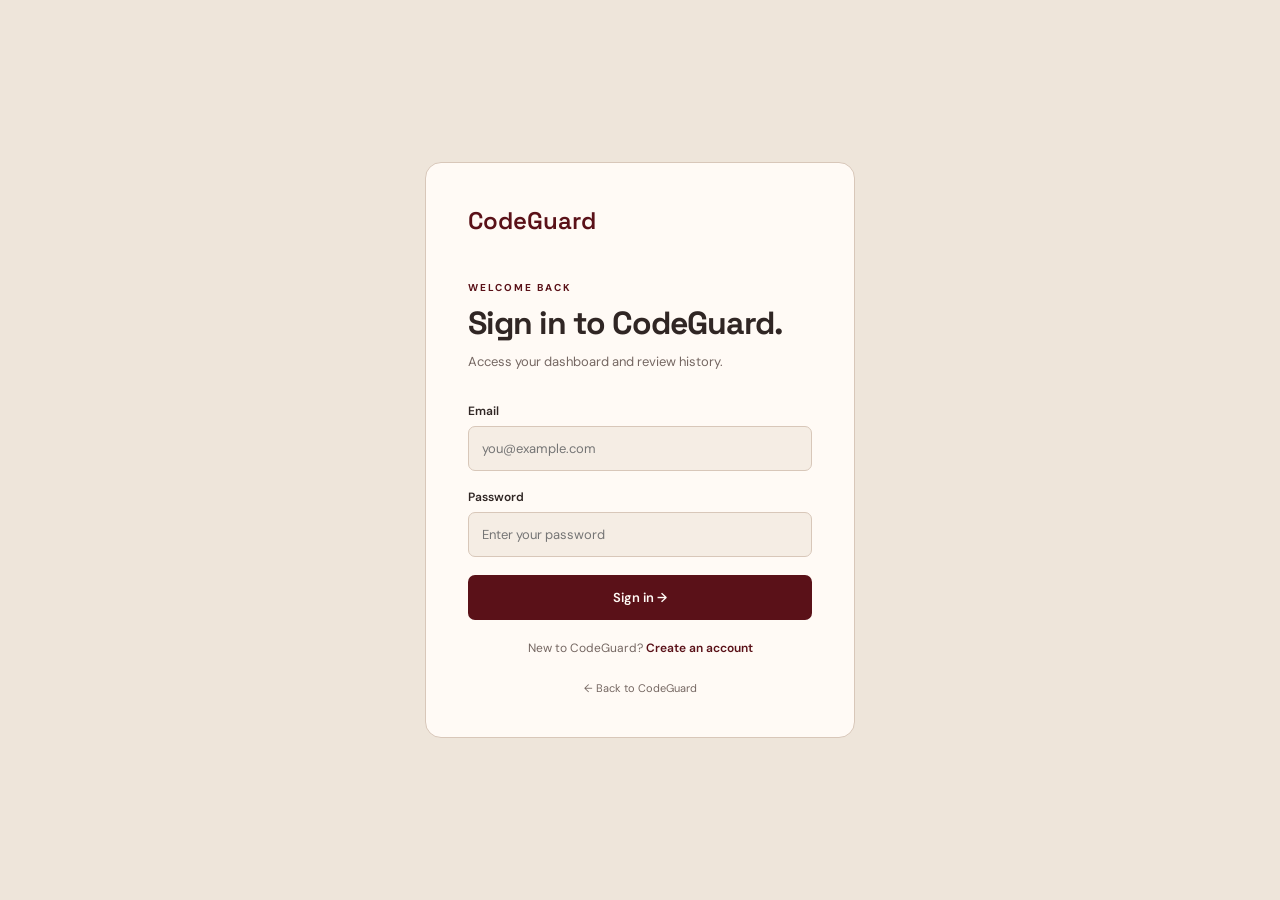
<file: frontend/index.html>
<!doctype html>
<html lang="en">
<head>
  <meta charset="UTF-8">
  <meta name="viewport" content="width=device-width, initial-scale=1.0">
  <meta name="theme-color" content="#101820">
  <title>CodeGuard AI — Pull Request Review</title>
  <link rel="stylesheet" href="style.css">
  <script src="script.js" defer></script>
</head>
<body>
  <main class="page-shell">
    <header class="topbar">
      <a class="brand" href="#" aria-label="CodeGuard AI home">
        <span class="brand-mark" aria-hidden="true">C</span>
        <span>CodeGuard <span class="brand-accent">AI</span></span>
      </a>
      <span class="day-badge"><span class="status-dot"></span> Day 1 · API connection</span>
    </header>

    <section class="hero" aria-labelledby="page-title">
      <p class="eyebrow">A clearer first look at every change</p>
      <h1 id="page-title">Ship with <span>confidence.</span></h1>
      <p class="subtitle">AI-Powered GitHub Pull Request Code Review</p>
      <p class="intro">Connect a pull request to get started. Today, we’re checking the connection and confirming your request.</p>
    </section>

    <section class="review-card" aria-labelledby="form-title">
      <div class="card-heading">
        <div class="heading-icon" aria-hidden="true">⌘</div>
        <div>
          <h2 id="form-title">Start a review</h2>
          <p>Enter the repository and pull request you want to review.</p>
        </div>
      </div>

      <form id="analysis-form" novalidate>
        <label for="repository">GitHub repository</label>
        <div class="input-wrap">
          <span class="input-prefix" aria-hidden="true">↗</span>
          <input id="repository" name="repository" type="text" placeholder="owner/repository" autocomplete="off" maxlength="200" required>
        </div>

        <label for="pull-request">Pull request number</label>
        <div class="input-wrap">
          <span class="input-prefix hash" aria-hidden="true">#</span>
          <input id="pull-request" name="pull_request" type="number" placeholder="e.g. 12" min="1" step="1" required>
        </div>

        <button id="analyze-button" type="submit">
          <span>Analyze PR</span><span class="button-arrow" aria-hidden="true">→</span>
        </button>
      </form>

      <section id="result" class="result" aria-live="polite" aria-atomic="true">
        <span class="result-mark" aria-hidden="true">i</span>
        <p>Enter a repository and Pull Request number, then click Analyze PR.</p>
    </section>
        <section class="history-card" aria-labelledby="history-title">
      <div class="card-heading">
        <div class="heading-icon" aria-hidden="true">↺</div>
        <div>
          <h2 id="history-title">Review History</h2>
          <p>Previously analyzed pull requests.</p>
        </div>
      </div>

      <div id="review-history">
        <p>Loading review history...</p>
      </div>
    </section>
    <section id="review-details" class="review-details" hidden>
  <div class="card-heading">
    <div class="heading-icon" aria-hidden="true">✓</div>
    <div>
      <h2>Review Details</h2>
      <p>Complete analysis of the selected pull request.</p>
    </div>
  </div>

  <div id="review-details-content"></div>
</section>
    <footer><span class="footer-line"></span><span>Built for thoughtful code reviews</span><span class="footer-line"></span></footer>
  </main>
</body>
</html>
</file>
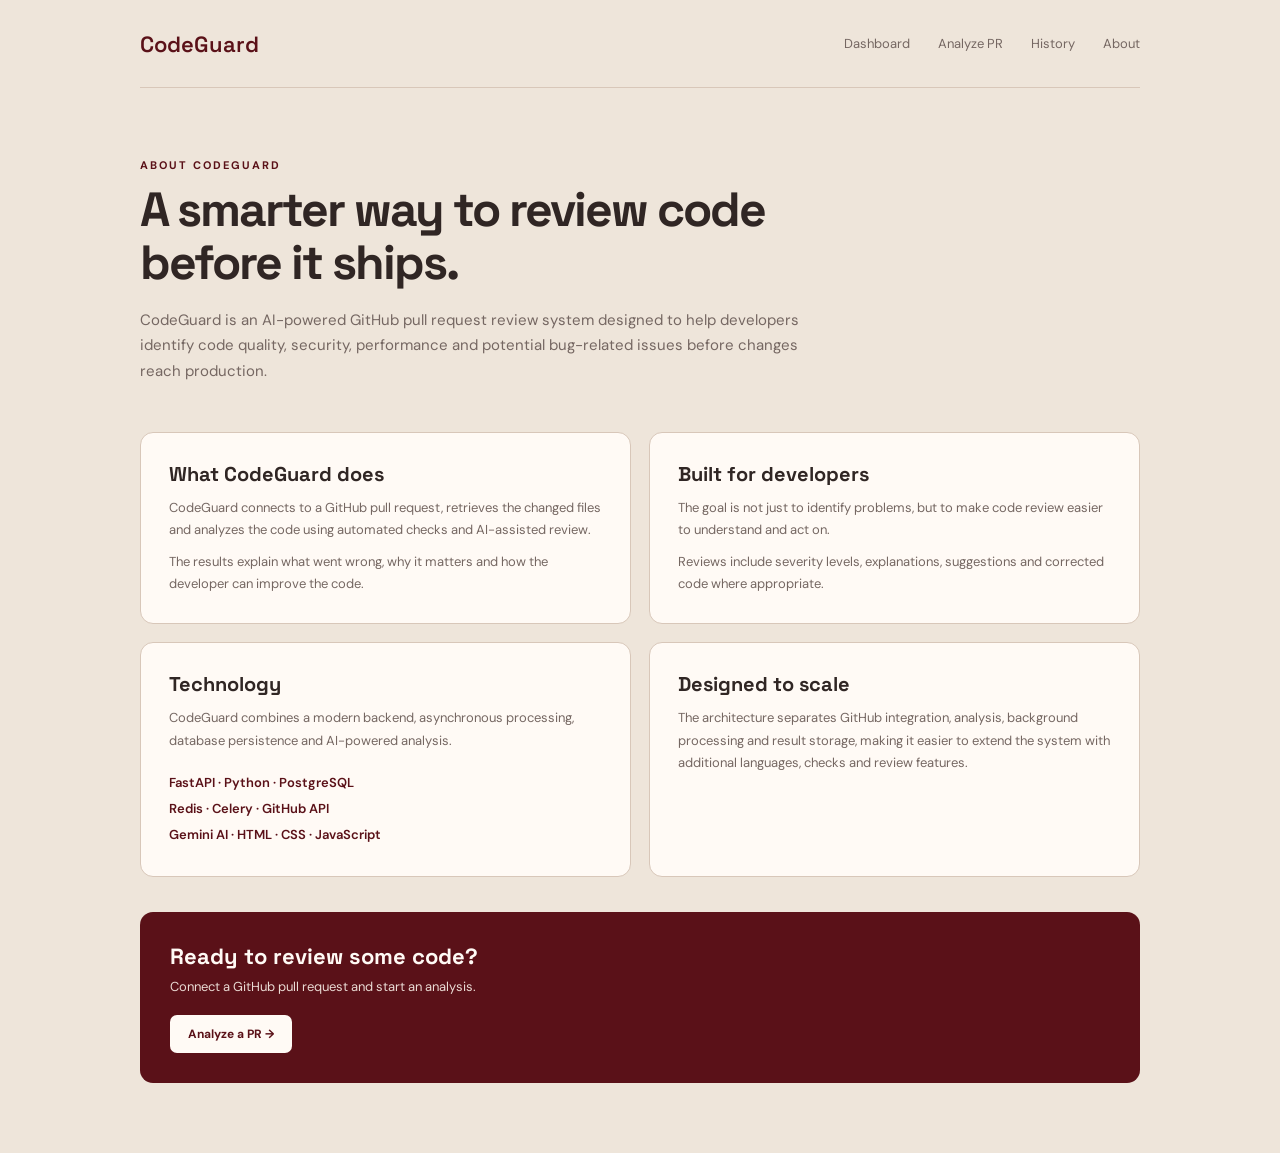
<file: frontend/about.html>
<!DOCTYPE html>
<html lang="en">
<head>
  <meta charset="UTF-8">
  <meta name="viewport" content="width=device-width, initial-scale=1.0">

  <title>CodeGuard — About</title>

  <link rel="preconnect" href="https://fonts.googleapis.com">
  <link rel="preconnect" href="https://fonts.gstatic.com" crossorigin>

  <link
    href="https://fonts.googleapis.com/css2?family=DM+Sans:wght@400;500;600;700&family=Space+Grotesk:wght@400;500;600;700&display=swap"
    rel="stylesheet"
  >

  <style>
    :root {
      --cream: #eee5da;
      --burgundy: #5a1118;
      --burgundy-light: #731c25;
      --charcoal: #302624;
      --muted: #756762;
      --white: #fffaf5;
      --border: #d8c7b9;
    }

    * {
      box-sizing: border-box;
      margin: 0;
      padding: 0;
    }

    body {
      min-height: 100vh;
      background: var(--cream);
      color: var(--charcoal);
      font-family: "DM Sans", sans-serif;
    }

    .page {
      width: min(1000px, calc(100% - 80px));
      margin: auto;
    }

    .topbar {
      height: 88px;
      display: flex;
      align-items: center;
      justify-content: space-between;
      border-bottom: 1px solid var(--border);
    }

    .brand {
      color: var(--burgundy);
      text-decoration: none;
      font-family: "Space Grotesk", sans-serif;
      font-size: 22px;
      font-weight: 600;
    }

    nav {
      display: flex;
      gap: 28px;
    }

    nav a {
      color: var(--muted);
      text-decoration: none;
      font-size: 13px;
    }

    nav a:hover {
      color: var(--burgundy);
    }

    .content {
      padding: 70px 0;
    }

    .eyebrow {
      color: var(--burgundy);
      font-size: 11px;
      font-weight: 700;
      letter-spacing: 2px;
      text-transform: uppercase;
    }

    h1 {
      max-width: 750px;
      margin-top: 12px;
      font-family: "Space Grotesk", sans-serif;
      font-size: 48px;
      line-height: 1.1;
      letter-spacing: -2px;
    }

    .intro {
      max-width: 700px;
      margin-top: 18px;
      color: var(--muted);
      font-size: 15px;
      line-height: 1.7;
    }

    .about-grid {
      display: grid;
      grid-template-columns: 1fr 1fr;
      gap: 18px;
      margin-top: 48px;
    }

    .card {
      padding: 28px;
      border: 1px solid var(--border);
      border-radius: 13px;
      background: var(--white);
    }

    .card h2 {
      font-family: "Space Grotesk", sans-serif;
      font-size: 20px;
    }

    .card p {
      margin-top: 10px;
      color: var(--muted);
      font-size: 13px;
      line-height: 1.7;
    }

    .stack {
      margin-top: 18px;
      color: var(--burgundy);
      font-size: 13px;
      font-weight: 600;
      line-height: 2;
    }

    .cta {
      margin-top: 35px;
      padding: 30px;
      border-radius: 13px;
      background: var(--burgundy);
      color: var(--white);
    }

    .cta h2 {
      font-family: "Space Grotesk", sans-serif;
      font-size: 22px;
    }

    .cta p {
      margin-top: 8px;
      color: #eadbd4;
      font-size: 13px;
    }

    .button {
      display: inline-block;
      margin-top: 20px;
      padding: 11px 18px;
      border-radius: 7px;
      background: var(--white);
      color: var(--burgundy);
      text-decoration: none;
      font-size: 12px;
      font-weight: 700;
    }

    @media (max-width: 700px) {
      .page {
        width: min(100% - 32px, 600px);
      }

      nav a {
        display: none;
      }

      h1 {
        font-size: 39px;
      }

      .about-grid {
        grid-template-columns: 1fr;
      }
    }
  </style>
</head>

<body>

  <div class="page">

    <header class="topbar">

      <a href="welcome.html" class="brand">
        CodeGuard
      </a>

      <nav>
        <a href="dashboard.html">Dashboard</a>
        <a href="analyze.html">Analyze PR</a>
        <a href="history.html">History</a>
        <a href="about.html">About</a>
      </nav>

    </header>

    <main class="content">

      <p class="eyebrow">About CodeGuard</p>

      <h1>
        A smarter way to review code before it ships.
      </h1>

      <p class="intro">
        CodeGuard is an AI-powered GitHub pull request review system
        designed to help developers identify code quality, security,
        performance and potential bug-related issues before changes
        reach production.
      </p>

      <section class="about-grid">

        <article class="card">
          <h2>What CodeGuard does</h2>

          <p>
            CodeGuard connects to a GitHub pull request, retrieves the
            changed files and analyzes the code using automated checks
            and AI-assisted review.
          </p>

          <p>
            The results explain what went wrong, why it matters and
            how the developer can improve the code.
          </p>
        </article>

        <article class="card">
          <h2>Built for developers</h2>

          <p>
            The goal is not just to identify problems, but to make
            code review easier to understand and act on.
          </p>

          <p>
            Reviews include severity levels, explanations, suggestions
            and corrected code where appropriate.
          </p>
        </article>

        <article class="card">
          <h2>Technology</h2>

          <p>
            CodeGuard combines a modern backend, asynchronous processing,
            database persistence and AI-powered analysis.
          </p>

          <div class="stack">
            FastAPI · Python · PostgreSQL<br>
            Redis · Celery · GitHub API<br>
            Gemini AI · HTML · CSS · JavaScript
          </div>
        </article>

        <article class="card">
          <h2>Designed to scale</h2>

          <p>
            The architecture separates GitHub integration, analysis,
            background processing and result storage, making it easier
            to extend the system with additional languages, checks and
            review features.
          </p>
        </article>

      </section>

      <section class="cta">

        <h2>Ready to review some code?</h2>

        <p>
          Connect a GitHub pull request and start an analysis.
        </p>

        <a href="analyze.html" class="button">
          Analyze a PR →
        </a>

      </section>

    </main>

  </div>

</body>
</html>
</file>
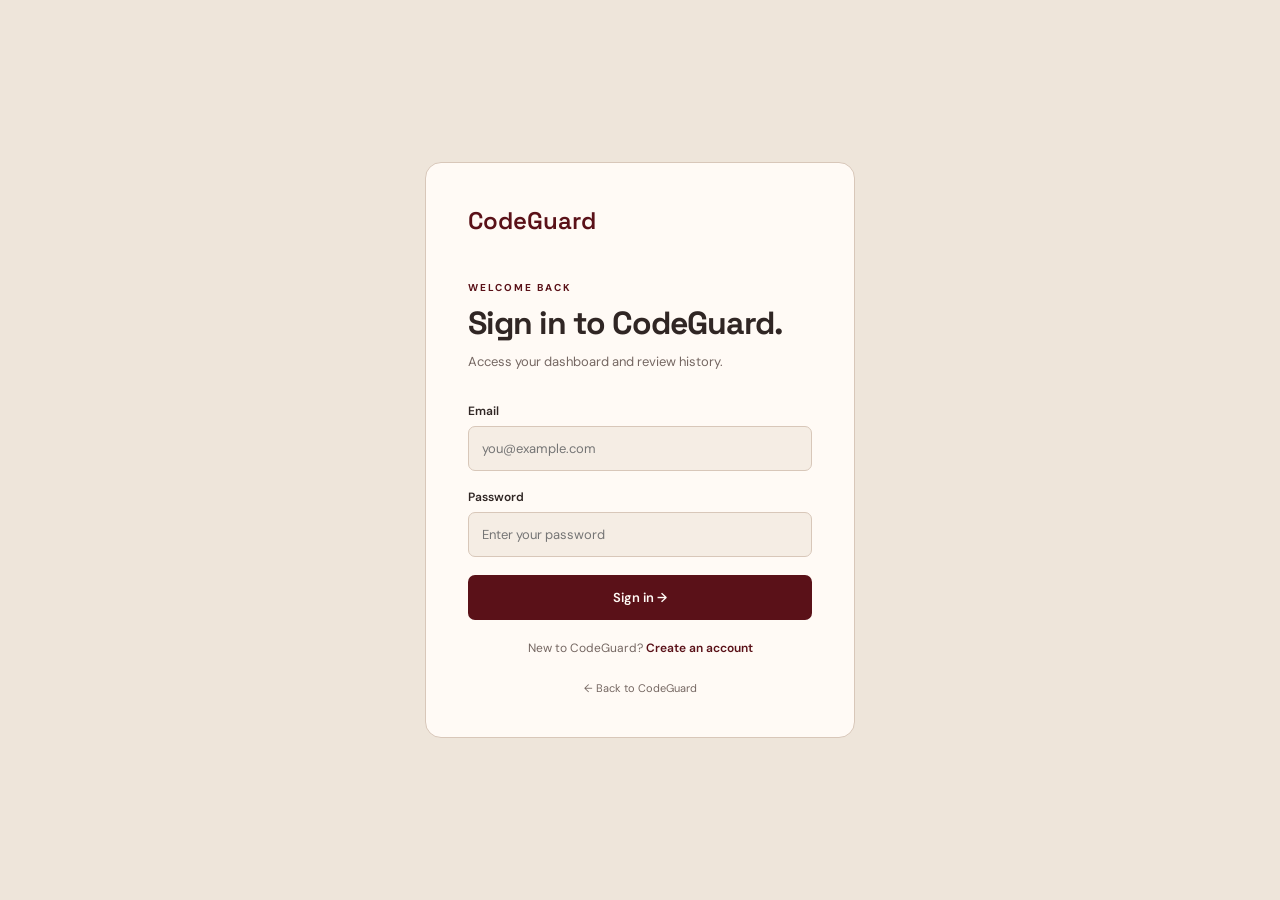
<file: frontend/analyze.html>
<!DOCTYPE html>
<html lang="en">
<head>
  <meta charset="UTF-8">
  <meta name="viewport" content="width=device-width, initial-scale=1.0">

  <title>CodeGuard — Analyze PR</title>

  <link rel="preconnect" href="https://fonts.googleapis.com">
  <link rel="preconnect" href="https://fonts.gstatic.com" crossorigin>

  <link
    href="https://fonts.googleapis.com/css2?family=DM+Sans:wght@400;500;600;700&family=Space+Grotesk:wght@400;500;600;700&display=swap"
    rel="stylesheet"
  >

  <style>
    :root {
      --cream: #eee5da;
      --sand: #dcc7ae;
      --dusty-pink: #c9aaa5;
      --burgundy: #5a1118;
      --burgundy-light: #731c25;
      --charcoal: #302624;
      --muted: #756762;
      --white: #fffaf5;
      --border: #d8c7b9;
    }

    * {
      box-sizing: border-box;
      margin: 0;
      padding: 0;
    }

    body {
      min-height: 100vh;
      background: var(--cream);
      color: var(--charcoal);
      font-family: "DM Sans", sans-serif;
    }

    .page {
      width: min(1000px, calc(100% - 80px));
      margin: auto;
    }

    .topbar {
      height: 88px;
      display: flex;
      align-items: center;
      justify-content: space-between;
      border-bottom: 1px solid var(--border);
    }

    .brand {
      color: var(--burgundy);
      text-decoration: none;
      font-family: "Space Grotesk", sans-serif;
      font-size: 22px;
      font-weight: 600;
    }

    nav {
      display: flex;
      gap: 28px;
    }

    nav a {
      color: var(--muted);
      text-decoration: none;
      font-size: 13px;
    }

    nav a:hover {
      color: var(--burgundy);
    }

    .content {
      max-width: 720px;
      margin: 0 auto;
      padding: 70px 0;
    }

    .eyebrow {
      color: var(--burgundy);
      font-size: 11px;
      font-weight: 700;
      letter-spacing: 2px;
      text-transform: uppercase;
    }

    h1 {
      margin-top: 12px;
      font-family: "Space Grotesk", sans-serif;
      font-size: 48px;
      letter-spacing: -2px;
    }

    .intro {
      margin-top: 12px;
      color: var(--muted);
      font-size: 15px;
      line-height: 1.6;
    }

    .review-card {
      margin-top: 40px;
      padding: 32px;
      border: 1px solid var(--border);
      border-radius: 15px;
      background: var(--white);
    }

    .card-heading {
      margin-bottom: 28px;
    }

    .card-heading h2 {
      font-family: "Space Grotesk", sans-serif;
      font-size: 20px;
    }

    .card-heading p {
      margin-top: 6px;
      color: var(--muted);
      font-size: 13px;
    }

    label {
      display: block;
      margin-bottom: 8px;
      font-size: 12px;
      font-weight: 600;
    }

    .input-wrap {
      display: flex;
      align-items: center;
      height: 48px;
      margin-bottom: 22px;
      border: 1px solid var(--border);
      border-radius: 8px;
      background: var(--cream);
    }

    .input-prefix {
      padding-left: 14px;
      color: var(--burgundy);
      font-weight: 600;
    }

    input {
      width: 100%;
      height: 100%;
      padding: 0 13px;
      border: 0;
      outline: 0;
      background: transparent;
      color: var(--charcoal);
      font: 14px "DM Sans", sans-serif;
    }

    input:focus {
      outline: none;
    }

    .analyze-button {
      width: 100%;
      height: 48px;
      border: 0;
      border-radius: 8px;
      background: var(--burgundy);
      color: var(--white);
      cursor: pointer;
      font: 600 14px "DM Sans", sans-serif;
      transition: 0.2s ease;
    }

    .analyze-button:hover {
      background: var(--burgundy-light);
    }

    .analyze-button:disabled {
      cursor: wait;
      opacity: 0.7;
    }

    .result {
      margin-top: 22px;
      padding: 16px;
      border: 1px solid var(--border);
      border-radius: 9px;
      background: var(--cream);
      color: var(--muted);
      font-size: 13px;
      line-height: 1.6;
    }

    .result p {
      margin: 0;
    }

    .result-mark {
      display: none;
    }

    .result.success {
      border-color: #b99b91;
      background: #f3e8de;
      color: var(--burgundy);
    }

    .result.error {
      border-color: #b88989;
      background: #f1dfdc;
      color: #721d24;
    }

    .result.loading {
      background: #e8dccf;
    }

    @media (max-width: 700px) {
      .page {
        width: min(100% - 32px, 600px);
      }

      nav a {
        display: none;
      }

      h1 {
        font-size: 40px;
      }

      .review-card {
        padding: 22px;
      }
    }
  </style>
</head>

<body>

  <div class="page">

    <header class="topbar">

      <a href="dashboard.html" class="brand">
        CodeGuard
      </a>

      <nav>
        <a href="dashboard.html">Dashboard</a>
        <a href="analyze.html">Analyze PR</a>
        <a href="history.html">History</a>
      </nav>

    </header>

    <main class="content">

      <p class="eyebrow">Code review</p>

      <h1>Analyze a pull request.</h1>

      <p class="intro">
        Enter a GitHub repository and pull request number.
        CodeGuard will review the changes for quality,
        security, performance and potential issues.
      </p>

      <section class="review-card">

        <div class="card-heading">
          <h2>Pull Request</h2>
          <p>Connect a GitHub pull request to begin the review.</p>
        </div>

        <form id="analysis-form">

          <label for="repository">
            GitHub repository
          </label>

          <div class="input-wrap">
            <span class="input-prefix">/</span>

            <input
              id="repository"
              type="text"
              placeholder="owner/repository"
              autocomplete="off"
            >
          </div>

          <label for="pull-request">
            Pull request number
          </label>

          <div class="input-wrap">
            <span class="input-prefix">#</span>

            <input
              id="pull-request"
              type="number"
              min="1"
              step="1"
              placeholder="42"
            >
          </div>

          <button
            id="analyze-button"
            class="analyze-button"
            type="submit"
          >
            <span>Analyze PR</span>
            <span>→</span>
          </button>

        </form>

        <div id="result" class="result">
          <span class="result-mark">i</span>
          <p>Ready to analyze your pull request.</p>
        </div>

      </section>

    </main>

  </div>

  <script src="script.js"></script>

</body>
</html>
</file>
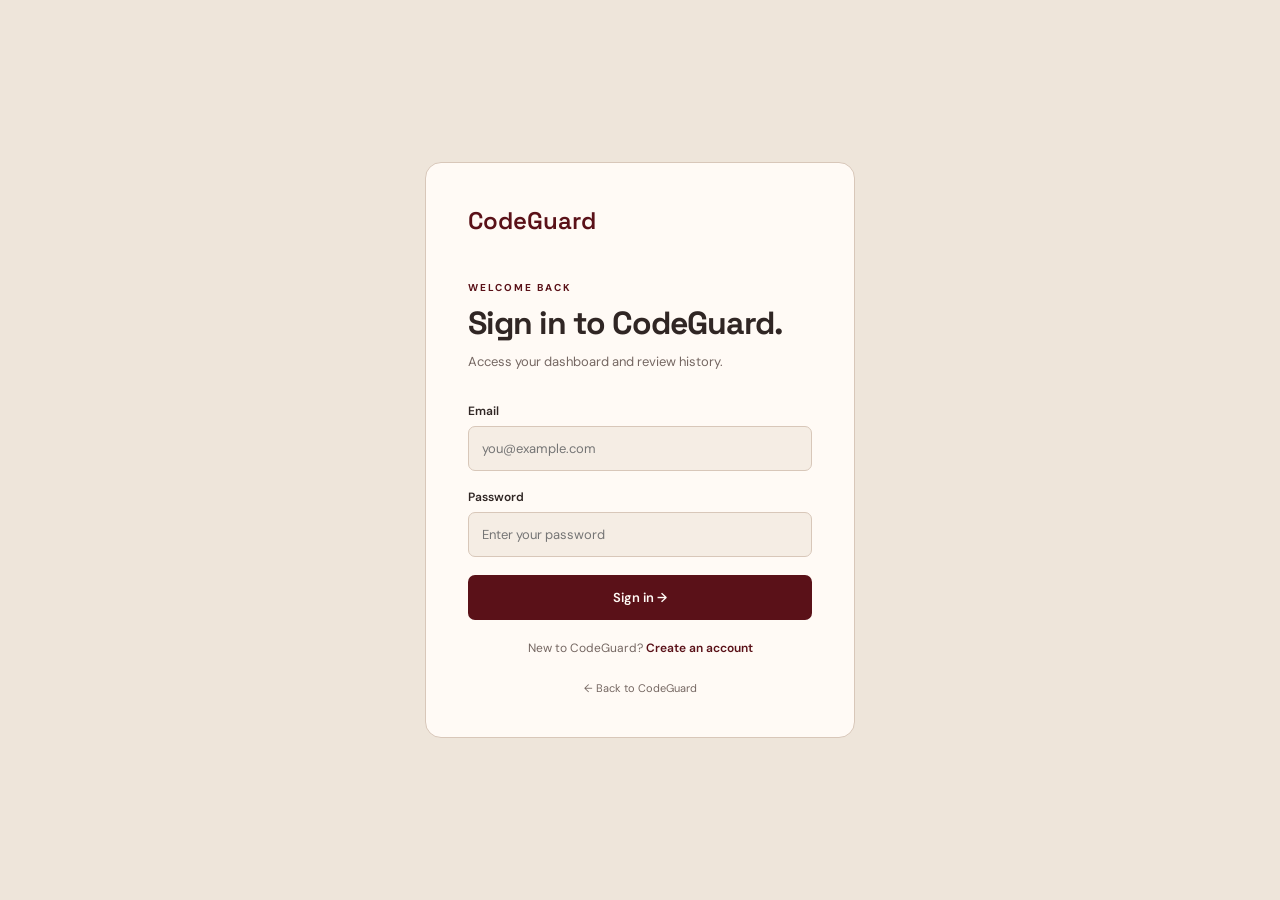
<file: frontend/dashboard.html>
<!DOCTYPE html>
<html lang="en">
<head>
  <meta charset="UTF-8">
  <meta name="viewport" content="width=device-width, initial-scale=1.0">

  <title>CodeGuard — Dashboard</title>

  <link rel="preconnect" href="https://fonts.googleapis.com">
  <link rel="preconnect" href="https://fonts.gstatic.com" crossorigin>

  <link
    href="https://fonts.googleapis.com/css2?family=DM+Sans:wght@400;500;600;700&family=Space+Grotesk:wght@400;500;600;700&display=swap"
    rel="stylesheet"
  >

  <style>
    :root {
      --cream: #eee5da;
      --sand: #dcc7ae;
      --dusty-pink: #c9aaa5;
      --burgundy: #5a1118;
      --burgundy-light: #731c25;
      --charcoal: #302624;
      --muted: #756762;
      --white: #fffaf5;
      --border: #d8c7b9;
    }

    * {
      box-sizing: border-box;
      margin: 0;
      padding: 0;
    }

    body {
      min-height: 100vh;
      background: var(--cream);
      color: var(--charcoal);
      font-family: "DM Sans", sans-serif;
    }

    .page {
      width: min(1180px, calc(100% - 80px));
      margin: auto;
    }

    .topbar {
      height: 88px;
      display: flex;
      align-items: center;
      justify-content: space-between;
      border-bottom: 1px solid var(--border);
    }

    .brand {
      color: var(--burgundy);
      text-decoration: none;
      font-family: "Space Grotesk", sans-serif;
      font-size: 22px;
      font-weight: 600;
    }

    nav {
      display: flex;
      gap: 28px;
    }

    nav a {
      color: var(--muted);
      text-decoration: none;
      font-size: 13px;
      font-weight: 500;
    }

    nav a:hover {
      color: var(--burgundy);
    }

    .content {
      padding: 65px 0;
    }

    .eyebrow {
      color: var(--burgundy);
      font-size: 11px;
      font-weight: 700;
      letter-spacing: 2px;
      text-transform: uppercase;
    }

    h1 {
      margin-top: 12px;
      font-family: "Space Grotesk", sans-serif;
      font-size: 48px;
      letter-spacing: -2px;
    }

    .intro {
      margin-top: 12px;
      color: var(--muted);
      font-size: 16px;
    }

    .stats {
      display: grid;
      grid-template-columns: repeat(4, 1fr);
      gap: 16px;
      margin-top: 45px;
    }

    .stat-card {
      padding: 24px;
      border: 1px solid var(--border);
      border-radius: 12px;
      background: rgba(255, 250, 245, 0.55);
    }

    .stat-label {
      color: var(--muted);
      font-size: 12px;
    }

    .stat-value {
      margin-top: 10px;
      color: var(--burgundy);
      font-family: "Space Grotesk", sans-serif;
      font-size: 32px;
      font-weight: 600;
    }

    .actions {
      display: grid;
      grid-template-columns: 1fr 1fr;
      gap: 18px;
      margin-top: 35px;
    }

    .action-card {
      padding: 30px;
      border: 1px solid var(--border);
      border-radius: 14px;
      background: var(--white);
    }

    .action-card h2 {
      font-family: "Space Grotesk", sans-serif;
      font-size: 21px;
    }

    .action-card p {
      margin-top: 9px;
      color: var(--muted);
      font-size: 13px;
      line-height: 1.6;
    }

    .button {
      display: inline-block;
      margin-top: 22px;
      padding: 13px 21px;
      border-radius: 8px;
      background: var(--burgundy);
      color: var(--white);
      text-decoration: none;
      font-size: 13px;
      font-weight: 600;
    }

    .button:hover {
      background: var(--burgundy-light);
    }

    .recent {
      margin-top: 35px;
      padding: 28px;
      border: 1px solid var(--border);
      border-radius: 14px;
      background: rgba(255, 250, 245, 0.55);
    }

    .recent h2 {
      font-family: "Space Grotesk", sans-serif;
      font-size: 20px;
    }

    .recent p {
      margin-top: 8px;
      color: var(--muted);
      font-size: 13px;
    }
    .recent-intro {
  margin-bottom: 18px;
}

.recent-item {
  padding: 16px;
  margin-top: 10px;
  border: 1px solid var(--border);
  border-radius: 9px;
  background: var(--white);
}

.recent-item strong {
  color: var(--burgundy);
  font-size: 11px;
}

.recent-item h3 {
  margin-top: 6px;
  font-family: "Space Grotesk", sans-serif;
  font-size: 15px;
}

.recent-item p {
  margin-top: 5px;
  color: var(--muted);
  font-size: 12px;
}

.recent-button {
  display: inline-block;
  margin-top: 12px;
  padding: 8px 13px;
  border: 0;
  border-radius: 6px;
  background: var(--burgundy);
  color: var(--white);
  text-decoration: none;
  font-size: 11px;
  font-weight: 600;
}

    @media (max-width: 800px) {
      .page {
        width: min(100% - 32px, 650px);
      }

      .stats {
        grid-template-columns: 1fr 1fr;
      }

      .actions {
        grid-template-columns: 1fr;
      }
    }
  </style>
</head>

<body>

  <div class="page">

    <header class="topbar">

      <a href="welcome.html" class="brand">
        CodeGuard
      </a>

      <nav>
        <a href="dashboard.html">Dashboard</a>
        <a href="analyze.html">Analyze PR</a>
        <a href="history.html">History</a>
        <a href="#" id="logout-button">Logout</a>
    </nav>

    </header>

    <main class="content">

      <p class="eyebrow">Dashboard</p>

        <h1 id="welcome-message">Welcome to CodeGuard.</h1>

    <p class="intro" id="welcome-subtitle">
         Review your pull requests for quality, security and performance.
    </p>

      <section class="stats">

        <div class="stat-card">
          <div class="stat-label">PRs Reviewed</div>
          <div class="stat-value">—</div>
        </div>

        <div class="stat-card">
          <div class="stat-label">Issues Found</div>
          <div class="stat-value">—</div>
        </div>

        <div class="stat-card">
          <div class="stat-label">Critical Issues</div>
          <div class="stat-value">—</div>
        </div>

        <div class="stat-card">
          <div class="stat-label">Reviews Today</div>
          <div class="stat-value">—</div>
        </div>

      </section>

      <section class="actions">

        <div class="action-card">
          <h2>Analyze a Pull Request</h2>

          <p>
            Connect a GitHub pull request and get an AI-powered
            code review.
          </p>

          <a href="analyze.html" class="button">
            Analyze PR →
            </a>
        </div>

        <div class="action-card">
          <h2>Review History</h2>

          <p>
            View previously analyzed pull requests and their
            complete review results.
          </p>

          <a href="history.html" class="button">
            View History →
            </a>
        </div>

      </section>

      <section class="recent">

  <h2>Recent Reviews</h2>

  <p class="recent-intro">
    Your latest pull request reviews.
  </p>

  <div id="recent-reviews">
    <p>Loading recent reviews...</p>
  </div>

</section>

    </main>

  </div>
  <script>
  async function loadDashboardStats() {
    try {
      const user = JSON.parse(
  sessionStorage.getItem("codeguardUser")
);

if (!user) {
  window.location.href = "login.html";
  return;
}

const response = await fetch(
  `http://127.0.0.1:8000/api/dashboard-stats?user_id=${user.user_id}`
);

      if (!response.ok) {
        throw new Error("Failed to load dashboard statistics.");
      }

      const data = await response.json();

      const statValues = document.querySelectorAll(".stat-value");

      statValues[0].textContent = data.total_reviews;
      statValues[1].textContent = data.total_issues;
      statValues[2].textContent = data.critical_issues;
      statValues[3].textContent = data.reviews_today;

    } catch (error) {
      console.error("Dashboard stats error:", error);
    }
  }

  loadDashboardStats();
</script>
<script>
  async function loadRecentReviews() {
    const container = document.querySelector("#recent-reviews");

    try {
      const user = JSON.parse(
  sessionStorage.getItem("codeguardUser")
);

if (!user) {
  window.location.href = "login.html";
  return;
}

const response = await fetch(
  `http://127.0.0.1:8000/api/reviews?user_id=${user.user_id}`
);

      if (!response.ok) {
        throw new Error("Failed to load recent reviews.");
      }

      const data = await response.json();

      const reviews = (data.reviews || []).slice(0, 3);

      if (!reviews.length) {
        container.innerHTML = `
          <p>No reviews found.</p>
        `;
        return;
      }

      container.innerHTML = reviews.map(review => `
        <div class="recent-item">

          <strong>
            PR #${review.pull_request}
          </strong>

          <h3>
            ${review.title}
          </h3>

          <p>
            ${review.repository}
          </p>

          <p>
            +${review.additions}
            additions ·
            -${review.deletions}
            deletions
          </p>

          <a
            class="recent-button"
            href="history.html"
          >
            View Review →
          </a>

        </div>
      `).join("");

    } catch (error) {

      console.error("Recent reviews error:", error);

      container.innerHTML = `
        <p>Could not load recent reviews.</p>
      `;
    }
  }

  loadRecentReviews();
</script>
<script>
  async function loadWelcomeMessage() {
    const user = JSON.parse(
      sessionStorage.getItem("codeguardUser")
    );

    if (!user) {
      window.location.href = "login.html";
      return;
    }

    try {
      const response = await fetch(
        `http://127.0.0.1:8000/api/reviews?user_id=${user.user_id}`
      );

      const data = await response.json();
      const reviews = data.reviews || [];

      if (reviews.length > 0) {
        document.querySelector("#welcome-message").textContent =
          `Welcome back, ${user.name} 👋`;

        document.querySelector("#welcome-subtitle").textContent =
          "Here's an overview of your CodeGuard activity.";
      } else {
        document.querySelector("#welcome-message").textContent =
          `Welcome, ${user.name} 👋`;

        document.querySelector("#welcome-subtitle").textContent =
          "Let's get your first CodeGuard review started.";
      }

    } catch (error) {
      console.error("Welcome message error:", error);
    }
  }

  loadWelcomeMessage();
</script>
<script>
  document.querySelector("#logout-button").addEventListener("click", (event) => {
    event.preventDefault();

    sessionStorage.removeItem("codeguardUser");

    window.location.href = "login.html";
  });
</script>
</body>
</html>
</file>
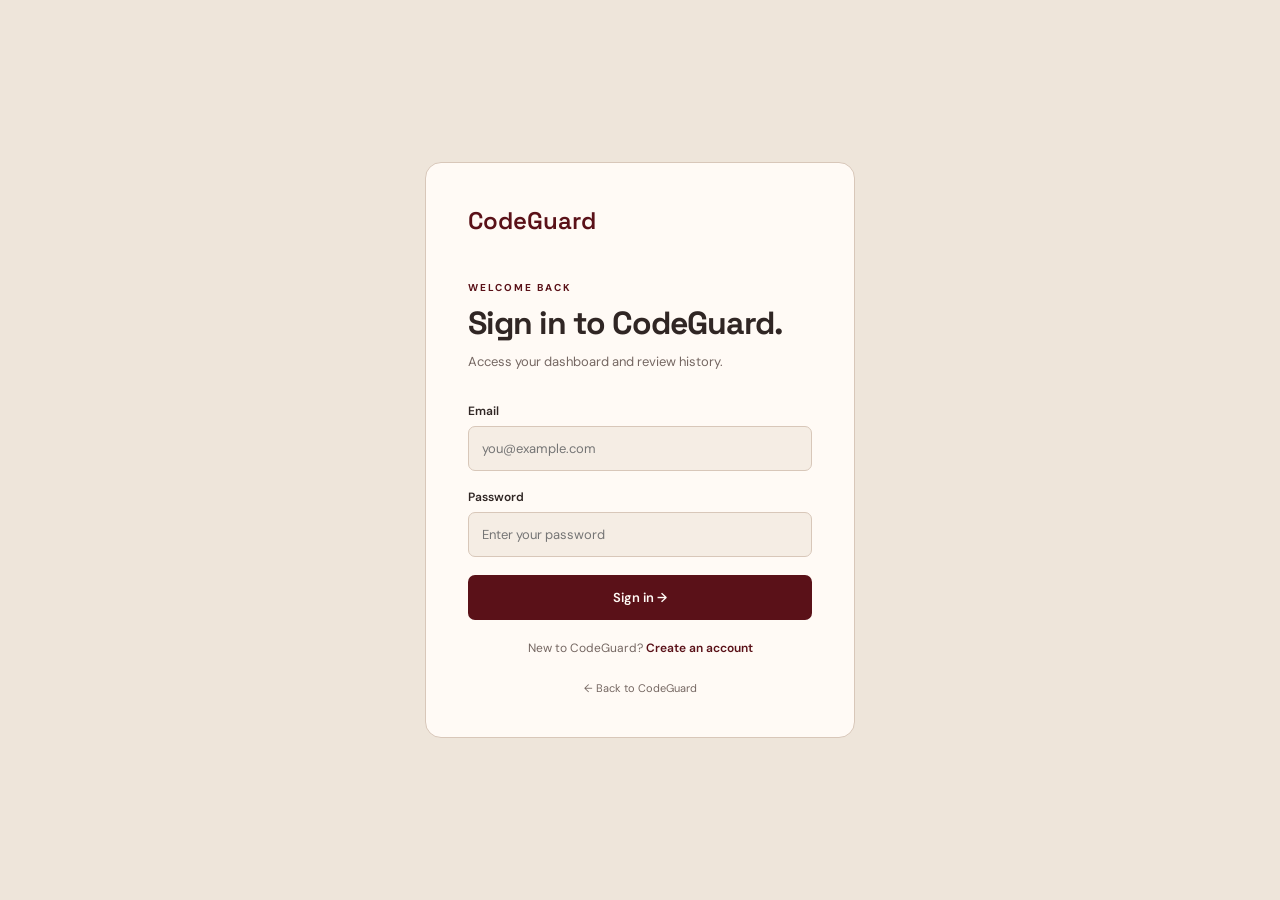
<file: frontend/history.html>
<!DOCTYPE html>
<html lang="en">
<head>
  <meta charset="UTF-8">
  <meta name="viewport" content="width=device-width, initial-scale=1.0">

  <title>CodeGuard — Review History</title>

  <link rel="preconnect" href="https://fonts.googleapis.com">
  <link rel="preconnect" href="https://fonts.gstatic.com" crossorigin>

  <link
    href="https://fonts.googleapis.com/css2?family=DM+Sans:wght@400;500;600;700&family=Space+Grotesk:wght@400;500;600;700&display=swap"
    rel="stylesheet"
  >

  <style>
    :root {
      --cream: #eee5da;
      --burgundy: #5a1118;
      --burgundy-light: #731c25;
      --charcoal: #302624;
      --muted: #756762;
      --white: #fffaf5;
      --border: #d8c7b9;
    }

    * {
      box-sizing: border-box;
      margin: 0;
      padding: 0;
    }

    body {
      min-height: 100vh;
      background: var(--cream);
      color: var(--charcoal);
      font-family: "DM Sans", sans-serif;
    }

    .page {
      width: min(1100px, calc(100% - 80px));
      margin: auto;
    }

    .topbar {
      height: 88px;
      display: flex;
      align-items: center;
      justify-content: space-between;
      border-bottom: 1px solid var(--border);
    }

    .brand {
      color: var(--burgundy);
      text-decoration: none;
      font-family: "Space Grotesk", sans-serif;
      font-size: 22px;
      font-weight: 600;
    }

    nav {
      display: flex;
      gap: 28px;
    }

    nav a {
      color: var(--muted);
      text-decoration: none;
      font-size: 13px;
    }

    nav a:hover {
      color: var(--burgundy);
    }

    .content {
      padding: 60px 0;
    }

    .eyebrow {
      color: var(--burgundy);
      font-size: 11px;
      font-weight: 700;
      letter-spacing: 2px;
      text-transform: uppercase;
    }

    h1 {
      margin-top: 10px;
      font-family: "Space Grotesk", sans-serif;
      font-size: 46px;
      letter-spacing: -2px;
    }

    .intro {
      margin-top: 10px;
      color: var(--muted);
      font-size: 14px;
    }

    #review-history {
      margin-top: 35px;
      display: grid;
      gap: 14px;
    }

    .history-item {
      padding: 23px;
      border: 1px solid var(--border);
      border-radius: 12px;
      background: var(--white);
    }

    .history-item h2 {
      margin-top: 7px;
      font-family: "Space Grotesk", sans-serif;
      font-size: 19px;
    }

    .history-item p {
      margin-top: 6px;
      color: var(--muted);
      font-size: 13px;
    }

    .pr-number {
      color: var(--burgundy);
      font-size: 11px;
      font-weight: 700;
      letter-spacing: 1px;
    }

    .view-button {
      display: inline-block;
      margin-top: 17px;
      padding: 10px 16px;
      border-radius: 7px;
      background: var(--burgundy);
      color: var(--white);
      text-decoration: none;
      font-size: 12px;
      font-weight: 600;
      border: 0;
      cursor: pointer;
    }

    .view-button:hover {
      background: var(--burgundy-light);
    }

    .empty,
    .error {
      padding: 22px;
      border: 1px solid var(--border);
      border-radius: 10px;
      background: var(--white);
      color: var(--muted);
      font-size: 13px;
    }

    @media (max-width: 700px) {
      .page {
        width: min(100% - 32px, 600px);
      }

      nav a {
        display: none;
      }
    }
  </style>
</head>

<body>

  <div class="page">

    <header class="topbar">

      <a href="dashboard.html" class="brand">
        CodeGuard
      </a>

      <nav>
        <a href="dashboard.html">Dashboard</a>
        <a href="analyze.html">Analyze PR</a>
        <a href="history.html">History</a>
      </nav>

    </header>

    <main class="content">

      <p class="eyebrow">Past reviews</p>

      <h1>Review History</h1>

      <p class="intro">
        View previously analyzed pull requests and their results.
      </p>

      <section id="review-history">
        <p class="empty">
          Loading review history...
        </p>
      </section>

    </main>

  </div>

  <script>
    async function loadReviewHistory() {
      const container = document.querySelector("#review-history");

      try {
        const user = JSON.parse(
  sessionStorage.getItem("codeguardUser")
);

if (!user) {
  window.location.href = "login.html";
  return;
}

const response = await fetch(
  `http://127.0.0.1:8000/api/reviews?user_id=${user.user_id}`
);

        if (!response.ok) {
          throw new Error("Failed to load review history.");
        }

        const data = await response.json();
        const reviews = data.reviews || [];

        if (!reviews.length) {
          container.innerHTML = `
            <p class="empty">
              No reviews found.
            </p>
          `;
          return;
        }

        container.innerHTML = reviews.map(review => `
          <article class="history-item">

            <div class="pr-number">
              PR #${review.pull_request}
            </div>

            <h2>
              ${review.title}
            </h2>

            <p>
              ${review.repository}
            </p>

            <p>
              Author: ${review.author}
            </p>

            <p>
              +${review.additions} additions
              ·
              -${review.deletions} deletions
            </p>

            <button
              class="view-button"
              data-id="${review.id}"
            >
              View Review →
            </button>

          </article>
        `).join("");

      } catch (error) {

        console.error(error);

        container.innerHTML = `
          <p class="error">
            Could not load review history.
          </p>
        `;
      }
    }

    document.addEventListener("click", async event => {

      if (!event.target.classList.contains("view-button")) {
        return;
      }

      const reviewId = event.target.dataset.id;

      try {

        const user = JSON.parse(
  sessionStorage.getItem("codeguardUser")
);

if (!user) {
  window.location.href = "login.html";
  return;
}

const response = await fetch(
  `http://127.0.0.1:8000/api/reviews/${reviewId}?user_id=${user.user_id}`
);

        if (!response.ok) {
          throw new Error("Could not load review.");
        }

        const review = await response.json();

        sessionStorage.setItem(
          "codeguardReview",
          JSON.stringify(review)
        );

        window.location.href = "review.html";

      } catch (error) {
        console.error(error);
        alert("Could not load this review.");
      }
    });

    loadReviewHistory();
  </script>

</body>
</html>
</file>
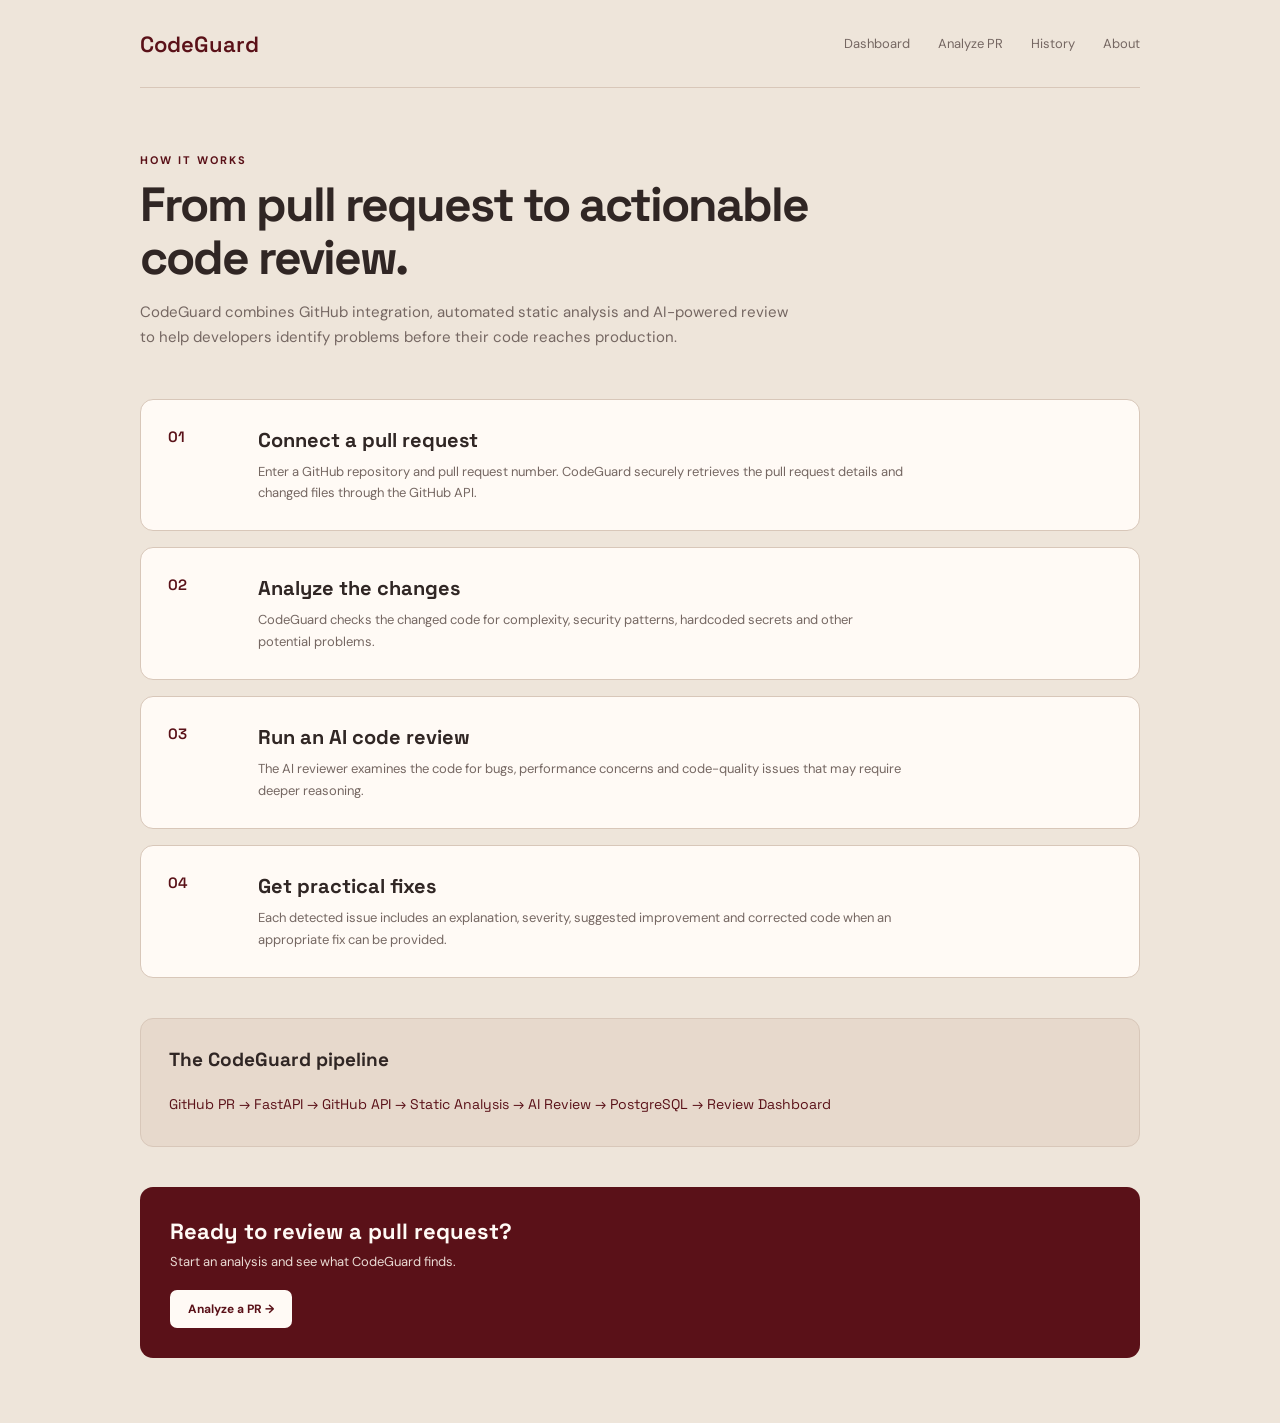
<file: frontend/how-it-works.html>
<!DOCTYPE html>
<html lang="en">
<head>
  <meta charset="UTF-8">
  <meta name="viewport" content="width=device-width, initial-scale=1.0">

  <title>CodeGuard — How It Works</title>

  <link rel="preconnect" href="https://fonts.googleapis.com">
  <link rel="preconnect" href="https://fonts.gstatic.com" crossorigin>

  <link
    href="https://fonts.googleapis.com/css2?family=DM+Sans:wght@400;500;600;700&family=Space+Grotesk:wght@400;500;600;700&display=swap"
    rel="stylesheet"
  >

  <style>
    :root {
      --cream: #eee5da;
      --burgundy: #5a1118;
      --burgundy-light: #731c25;
      --charcoal: #302624;
      --muted: #756762;
      --white: #fffaf5;
      --border: #d8c7b9;
    }

    * {
      box-sizing: border-box;
      margin: 0;
      padding: 0;
    }

    body {
      min-height: 100vh;
      background: var(--cream);
      color: var(--charcoal);
      font-family: "DM Sans", sans-serif;
    }

    .page {
      width: min(1000px, calc(100% - 80px));
      margin: auto;
    }

    .topbar {
      height: 88px;
      display: flex;
      align-items: center;
      justify-content: space-between;
      border-bottom: 1px solid var(--border);
    }

    .brand {
      color: var(--burgundy);
      text-decoration: none;
      font-family: "Space Grotesk", sans-serif;
      font-size: 22px;
      font-weight: 600;
    }

    nav {
      display: flex;
      gap: 28px;
    }

    nav a {
      color: var(--muted);
      text-decoration: none;
      font-size: 13px;
    }

    nav a:hover {
      color: var(--burgundy);
    }

    .content {
      padding: 65px 0;
    }

    .eyebrow {
      color: var(--burgundy);
      font-size: 11px;
      font-weight: 700;
      letter-spacing: 2px;
      text-transform: uppercase;
    }

    h1 {
      max-width: 700px;
      margin-top: 12px;
      font-family: "Space Grotesk", sans-serif;
      font-size: 48px;
      line-height: 1.1;
      letter-spacing: -2px;
    }

    .intro {
      max-width: 650px;
      margin-top: 15px;
      color: var(--muted);
      font-size: 15px;
      line-height: 1.7;
    }

    .steps {
      margin-top: 48px;
      display: grid;
      gap: 16px;
    }

    .step {
      display: grid;
      grid-template-columns: 70px 1fr;
      gap: 20px;
      padding: 27px;
      border: 1px solid var(--border);
      border-radius: 13px;
      background: var(--white);
    }

    .number {
      color: var(--burgundy);
      font-family: "Space Grotesk", sans-serif;
      font-size: 15px;
      font-weight: 600;
    }

    .step h2 {
      font-family: "Space Grotesk", sans-serif;
      font-size: 20px;
    }

    .step p {
      max-width: 650px;
      margin-top: 8px;
      color: var(--muted);
      font-size: 13px;
      line-height: 1.65;
    }

    .flow {
      margin-top: 40px;
      padding: 28px;
      border: 1px solid var(--border);
      border-radius: 13px;
      background: #e7d9cc;
    }

    .flow h2 {
      font-family: "Space Grotesk", sans-serif;
      font-size: 19px;
    }

    .flow-line {
      margin-top: 18px;
      color: var(--burgundy);
      font-family: "Space Grotesk", sans-serif;
      font-size: 14px;
      line-height: 2;
    }

    .cta {
      margin-top: 40px;
      padding: 30px;
      border-radius: 13px;
      background: var(--burgundy);
      color: var(--white);
    }

    .cta h2 {
      font-family: "Space Grotesk", sans-serif;
      font-size: 22px;
    }

    .cta p {
      margin-top: 8px;
      color: #eadbd4;
      font-size: 13px;
    }

    .button {
      display: inline-block;
      margin-top: 20px;
      padding: 11px 18px;
      border-radius: 7px;
      background: var(--white);
      color: var(--burgundy);
      text-decoration: none;
      font-size: 12px;
      font-weight: 700;
    }

    @media (max-width: 700px) {
      .page {
        width: min(100% - 32px, 600px);
      }

      nav a {
        display: none;
      }

      h1 {
        font-size: 39px;
      }

      .step {
        grid-template-columns: 1fr;
        gap: 10px;
      }
    }
  </style>
</head>

<body>

  <div class="page">

    <header class="topbar">

      <a href="welcome.html" class="brand">
        CodeGuard
      </a>

      <nav>
        <a href="dashboard.html">Dashboard</a>
        <a href="analyze.html">Analyze PR</a>
        <a href="history.html">History</a>
        <a href="about.html">About</a>
      </nav>

    </header>

    <main class="content">

      <p class="eyebrow">How it works</p>

      <h1>
        From pull request to actionable code review.
      </h1>

      <p class="intro">
        CodeGuard combines GitHub integration, automated static analysis
        and AI-powered review to help developers identify problems
        before their code reaches production.
      </p>

      <section class="steps">

        <article class="step">
          <div class="number">01</div>

          <div>
            <h2>Connect a pull request</h2>

            <p>
              Enter a GitHub repository and pull request number.
              CodeGuard securely retrieves the pull request details
              and changed files through the GitHub API.
            </p>
          </div>
        </article>

        <article class="step">
          <div class="number">02</div>

          <div>
            <h2>Analyze the changes</h2>

            <p>
              CodeGuard checks the changed code for complexity,
              security patterns, hardcoded secrets and other
              potential problems.
            </p>
          </div>
        </article>

        <article class="step">
          <div class="number">03</div>

          <div>
            <h2>Run an AI code review</h2>

            <p>
              The AI reviewer examines the code for bugs,
              performance concerns and code-quality issues
              that may require deeper reasoning.
            </p>
          </div>
        </article>

        <article class="step">
          <div class="number">04</div>

          <div>
            <h2>Get practical fixes</h2>

            <p>
              Each detected issue includes an explanation,
              severity, suggested improvement and corrected
              code when an appropriate fix can be provided.
            </p>
          </div>
        </article>

      </section>

      <section class="flow">

        <h2>The CodeGuard pipeline</h2>

        <div class="flow-line">
          GitHub PR
          →
          FastAPI
          →
          GitHub API
          →
          Static Analysis
          →
          AI Review
          →
          PostgreSQL
          →
          Review Dashboard
        </div>

      </section>

      <section class="cta">

        <h2>Ready to review a pull request?</h2>

        <p>
          Start an analysis and see what CodeGuard finds.
        </p>

        <a href="analyze.html" class="button">
          Analyze a PR →
        </a>

      </section>

    </main>

  </div>

</body>
</html>
</file>
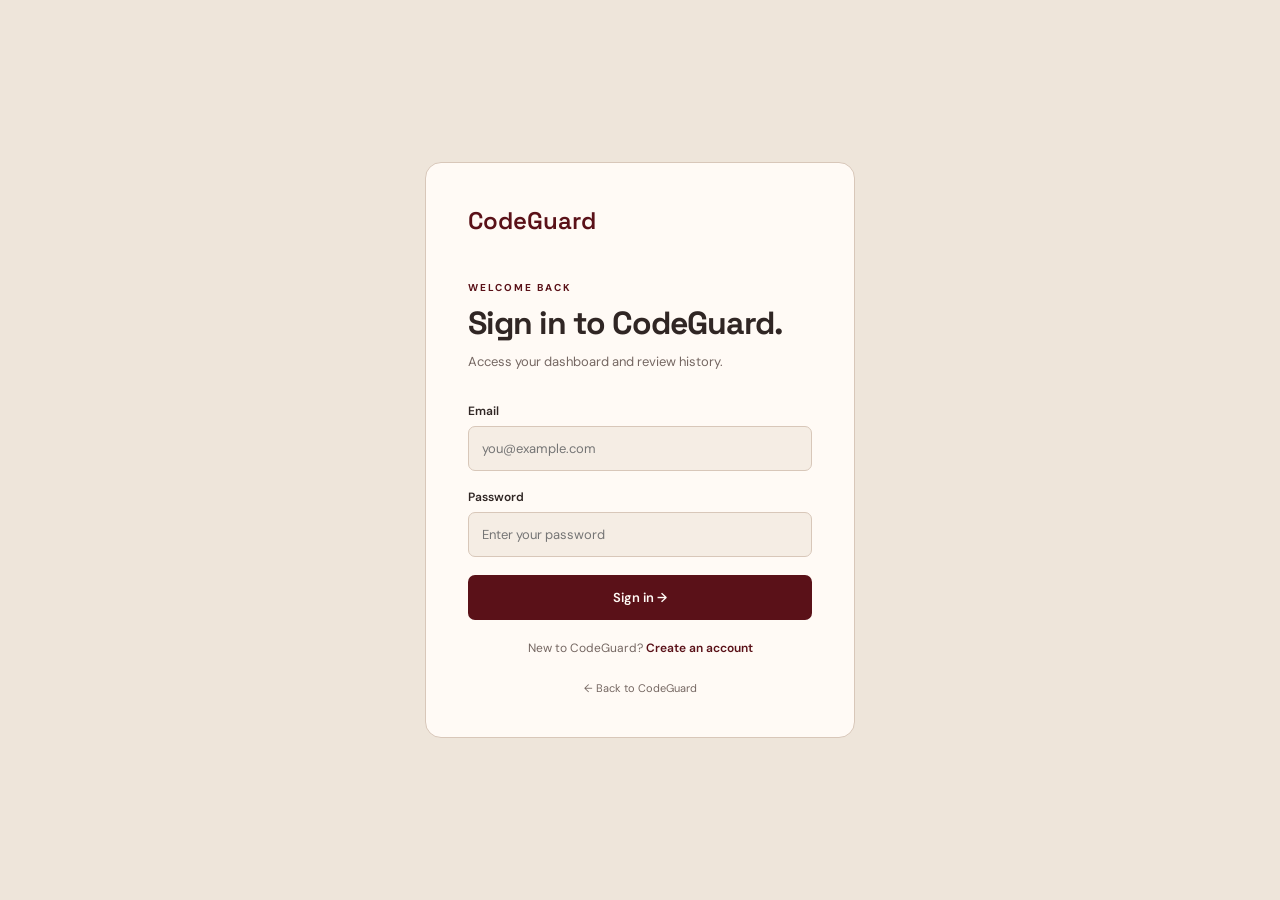
<file: frontend/login.html>
<!DOCTYPE html>
<html lang="en">
<head>
  <meta charset="UTF-8">
  <meta name="viewport" content="width=device-width, initial-scale=1.0">

  <title>CodeGuard — Login</title>

  <link rel="preconnect" href="https://fonts.googleapis.com">
  <link rel="preconnect" href="https://fonts.gstatic.com" crossorigin>

  <link
    href="https://fonts.googleapis.com/css2?family=DM+Sans:wght@400;500;600;700&family=Space+Grotesk:wght@400;500;600;700&display=swap"
    rel="stylesheet"
  >

  <style>
    :root {
      --cream: #eee5da;
      --burgundy: #5a1118;
      --burgundy-light: #731c25;
      --charcoal: #302624;
      --muted: #756762;
      --white: #fffaf5;
      --border: #d8c7b9;
    }

    * {
      box-sizing: border-box;
      margin: 0;
      padding: 0;
    }

    body {
      min-height: 100vh;
      display: flex;
      align-items: center;
      justify-content: center;
      background: var(--cream);
      color: var(--charcoal);
      font-family: "DM Sans", sans-serif;
    }

    .login-card {
      width: min(430px, calc(100% - 40px));
      padding: 42px;
      border: 1px solid var(--border);
      border-radius: 16px;
      background: var(--white);
    }

    .brand {
      color: var(--burgundy);
      font-family: "Space Grotesk", sans-serif;
      font-size: 24px;
      font-weight: 600;
    }

    .eyebrow {
      margin-top: 45px;
      color: var(--burgundy);
      font-size: 10px;
      font-weight: 700;
      letter-spacing: 2px;
      text-transform: uppercase;
    }

    h1 {
      margin-top: 9px;
      font-family: "Space Grotesk", sans-serif;
      font-size: 32px;
      letter-spacing: -1px;
    }

    .intro {
      margin-top: 9px;
      color: var(--muted);
      font-size: 13px;
      line-height: 1.6;
    }

    form {
      margin-top: 30px;
    }

    label {
      display: block;
      margin-bottom: 7px;
      font-size: 12px;
      font-weight: 600;
    }

    input {
      width: 100%;
      height: 45px;
      margin-bottom: 18px;
      padding: 0 13px;
      border: 1px solid var(--border);
      border-radius: 7px;
      outline: none;
      color: var(--charcoal);
      background: #f5ede4;
      font: 13px "DM Sans", sans-serif;
    }

    input:focus {
      border-color: var(--burgundy);
    }

    button {
      width: 100%;
      height: 45px;
      border: 0;
      border-radius: 7px;
      color: var(--white);
      background: var(--burgundy);
      cursor: pointer;
      font: 600 13px "DM Sans", sans-serif;
    }

    button:hover {
      background: var(--burgundy-light);
    }

    .signup {
      margin-top: 20px;
      text-align: center;
      color: var(--muted);
      font-size: 12px;
    }

    .signup a {
      color: var(--burgundy);
      font-weight: 600;
      text-decoration: none;
    }

    .back {
      display: block;
      margin-top: 25px;
      color: var(--muted);
      text-align: center;
      font-size: 11px;
      text-decoration: none;
    }
  </style>
</head>

<body>

  <main class="login-card">

    <div class="brand">
      CodeGuard
    </div>

    <p class="eyebrow">Welcome back</p>

    <h1>Sign in to CodeGuard.</h1>

    <p class="intro">
      Access your dashboard and review history.
    </p>

    <form id="login-form">

      <label for="email">Email</label>

      <input
        id="email"
        type="email"
        placeholder="you@example.com"
        required
      >

      <label for="password">Password</label>

      <input
        id="password"
        type="password"
        placeholder="Enter your password"
        required
      >

      <button type="submit">
        Sign in →
      </button>

    </form>

    <p class="signup">
      New to CodeGuard?
      <a href="signup.html">Create an account</a>
    </p>

    <a href="welcome.html" class="back">
      ← Back to CodeGuard
    </a>

  </main>
<script>
  const loginForm = document.querySelector("#login-form");

  loginForm.addEventListener("submit", async (event) => {
    event.preventDefault();

    const email = document.querySelector("#email").value.trim();
    const password = document.querySelector("#password").value;

    try {
      const response = await fetch(
        "http://127.0.0.1:8000/api/login",
        {
          method: "POST",
          headers: {
            "Content-Type": "application/json"
          },
          body: JSON.stringify({
            email,
            password
          })
        }
      );

      const data = await response.json();

      if (!response.ok) {
        throw new Error(data.detail || "Login failed.");
      }

      sessionStorage.setItem(
        "codeguardUser",
        JSON.stringify({
          user_id: data.user_id,
          name: data.name,
          email: data.email
        })
      );

      window.location.href = "dashboard.html";

    } catch (error) {
      alert(error.message);
    }
  });
</script>

</body>
</html>
</file>
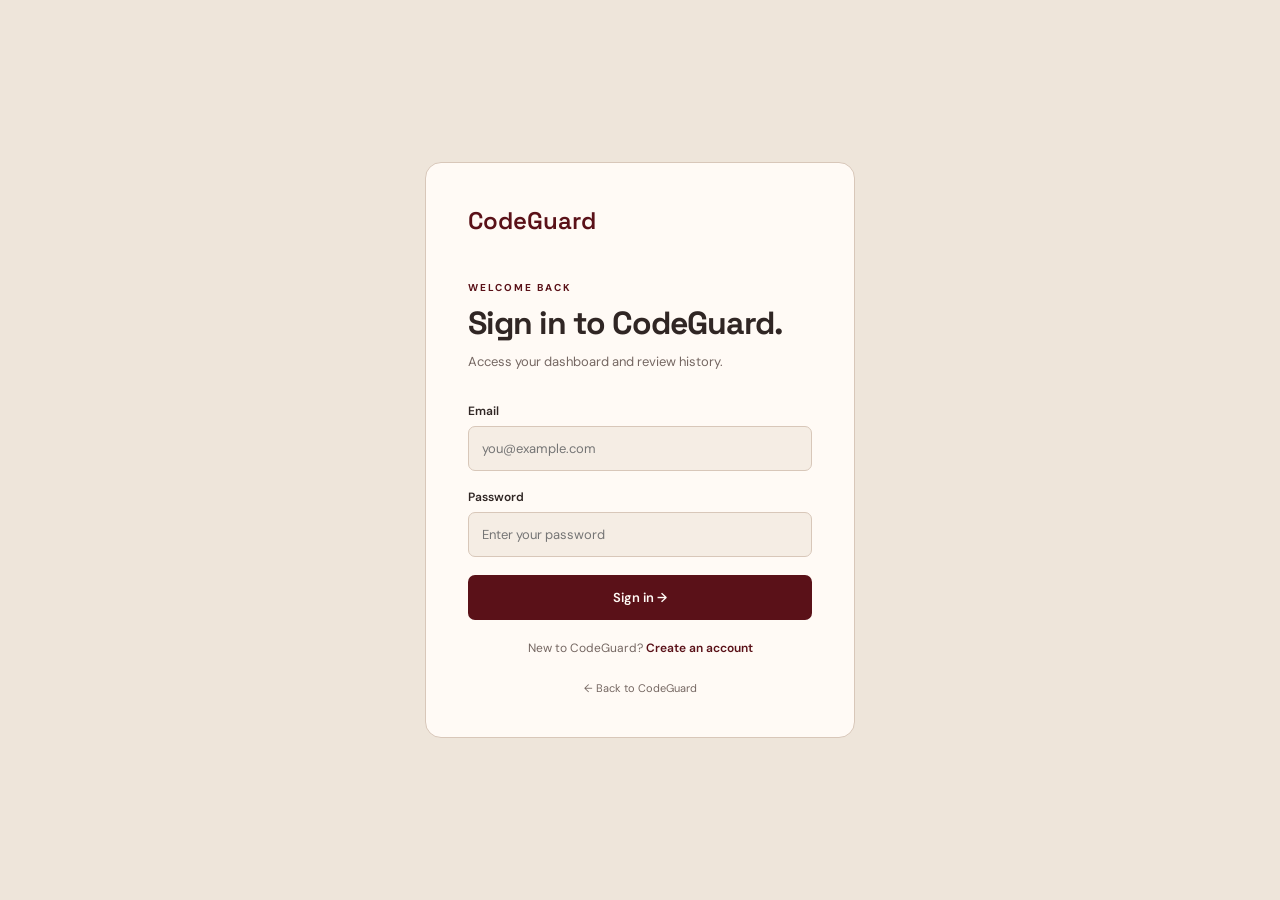
<file: frontend/review.html>
<!DOCTYPE html>
<html lang="en">
<head>
  <meta charset="UTF-8">
  <meta name="viewport" content="width=device-width, initial-scale=1.0">

  <title>CodeGuard — Review Result</title>

  <link rel="preconnect" href="https://fonts.googleapis.com">
  <link rel="preconnect" href="https://fonts.gstatic.com" crossorigin>

  <link
    href="https://fonts.googleapis.com/css2?family=DM+Sans:wght@400;500;600;700&family=Space+Grotesk:wght@400;500;600;700&display=swap"
    rel="stylesheet"
  >

  <style>
    :root {
      --cream: #eee5da;
      --sand: #dcc7ae;
      --dusty-pink: #c9aaa5;
      --burgundy: #5a1118;
      --charcoal: #302624;
      --muted: #756762;
      --white: #fffaf5;
      --border: #d8c7b9;
    }

    * {
      box-sizing: border-box;
      margin: 0;
      padding: 0;
    }

    body {
      min-height: 100vh;
      background: var(--cream);
      color: var(--charcoal);
      font-family: "DM Sans", sans-serif;
    }

    .page {
      width: min(1100px, calc(100% - 80px));
      margin: auto;
    }

    .topbar {
      height: 88px;
      display: flex;
      align-items: center;
      justify-content: space-between;
      border-bottom: 1px solid var(--border);
    }

    .brand {
      color: var(--burgundy);
      text-decoration: none;
      font-family: "Space Grotesk", sans-serif;
      font-size: 22px;
      font-weight: 600;
    }

    nav {
      display: flex;
      gap: 28px;
    }

    nav a {
      color: var(--muted);
      text-decoration: none;
      font-size: 13px;
    }

    nav a:hover {
      color: var(--burgundy);
    }

    .content {
      padding: 60px 0;
    }

    .eyebrow {
      color: var(--burgundy);
      font-size: 11px;
      font-weight: 700;
      letter-spacing: 2px;
      text-transform: uppercase;
    }

    h1 {
      margin-top: 10px;
      font-family: "Space Grotesk", sans-serif;
      font-size: 46px;
      letter-spacing: -2px;
    }

    .summary {
      margin-top: 10px;
      color: var(--muted);
      font-size: 14px;
    }

    .review-card {
      margin-top: 35px;
      padding: 28px;
      border: 1px solid var(--border);
      border-radius: 14px;
      background: var(--white);
    }

    .pr-meta {
      display: flex;
      justify-content: space-between;
      gap: 20px;
      padding-bottom: 22px;
      border-bottom: 1px solid var(--border);
    }

    .pr-title {
      font-family: "Space Grotesk", sans-serif;
      font-size: 21px;
      font-weight: 600;
    }

    .pr-info {
      margin-top: 7px;
      color: var(--muted);
      font-size: 13px;
    }

    .github-link {
      color: var(--burgundy);
      font-size: 13px;
      font-weight: 600;
      text-decoration: none;
    }

    .section {
      margin-top: 32px;
    }

    .section h2 {
      margin-bottom: 14px;
      font-family: "Space Grotesk", sans-serif;
      font-size: 19px;
    }

    .issue {
      margin-top: 10px;
      padding: 17px;
      border: 1px solid var(--border);
      border-radius: 9px;
      background: #f7eee6;
    }

    .issue strong {
      color: var(--burgundy);
      font-size: 12px;
    }

    .issue p {
      margin-top: 7px;
      color: var(--muted);
      font-size: 13px;
      line-height: 1.6;
    }

    .ai-review {
      margin-top: 14px;
      padding: 22px;
      border: 1px solid #cdb6ad;
      border-radius: 11px;
      background: #f5e9df;
    }

    .ai-review h3 {
      margin-top: 8px;
      font-family: "Space Grotesk", sans-serif;
      font-size: 17px;
    }

    .ai-review p {
      margin-top: 10px;
      color: var(--muted);
      font-size: 13px;
      line-height: 1.65;
    }

    pre {
      margin-top: 12px;
      padding: 16px;
      overflow-x: auto;
      border-radius: 8px;
      background: #302624;
      color: #fffaf5;
      font: 12px/1.6 monospace;
    }

    .file {
      margin-top: 10px;
      padding: 15px;
      border: 1px solid var(--border);
      border-radius: 9px;
      background: #f7eee6;
    }

    .file-name {
      font-family: "Space Grotesk", sans-serif;
      font-weight: 600;
    }

    .file-meta {
      margin-top: 5px;
      color: var(--muted);
      font-size: 12px;
    }

    .file pre {
      margin-top: 12px;
    }

    .empty {
      color: var(--muted);
      font-size: 13px;
    }

    @media (max-width: 700px) {
      .page {
        width: min(100% - 32px, 600px);
      }

      .pr-meta {
        flex-direction: column;
      }

      nav a {
        display: none;
      }
    }
  </style>
</head>

<body>

  <div class="page">

    <header class="topbar">

      <a href="dashboard.html" class="brand">
        CodeGuard
      </a>

      <nav>
        <a href="dashboard.html">Dashboard</a>
        <a href="analyze.html">Analyze PR</a>
        <a href="history.html">History</a>
      </nav>

    </header>

    <main class="content">

      <p class="eyebrow">Code review complete</p>

      <h1>Review Result</h1>

      <p class="summary">
        CodeGuard's analysis of your pull request.
      </p>

      <section id="review-container" class="review-card">
        <p class="empty">
          Loading review...
        </p>
      </section>

    </main>

  </div>
 
  <script>
    const user = JSON.parse(
  sessionStorage.getItem("codeguardUser")
);

if (!user) {
  window.location.href = "login.html";
}
    const container = document.querySelector("#review-container");

    const review = JSON.parse(
      sessionStorage.getItem("codeguardReview")
    );

    if (!review) {
      container.innerHTML = `
        <p class="empty">
          No review data found. Please analyze a pull request first.
        </p>
      `;
    } else {

      const complexity = review.complexity_issues || [];
      const security = review.security_issues || [];
      const secrets = review.secret_issues || [];
      const aiReviews = review.ai_review || [];
      const files = review.files || [];

      container.innerHTML = `
        <div class="pr-meta">
          <div>
            <div class="pr-title">
              ${review.title}
            </div>

            <div class="pr-info">
              PR #${review.pull_request}
              · ${review.repository}
              · ${review.author}
            </div>

            <div class="pr-info">
              +${review.additions}
              additions ·
              -${review.deletions}
              deletions ·
              ${review.changed_files}
              file(s) changed
            </div>
          </div>

          ${
            review.html_url
              ? `<a
                  class="github-link"
                  href="${review.html_url}"
                  target="_blank"
                  rel="noopener noreferrer"
                >
                  View on GitHub →
                </a>`
              : ""
          }
        </div>

        <div class="section">
          <h2>Complexity Issues</h2>

          ${
            complexity.length
              ? complexity.map(issue => `
                  <div class="issue">
                    <strong>
                      ${issue.severity} · Line ${issue.line}
                    </strong>

                    <p>${issue.message}</p>
                  </div>
                `).join("")
              : `<p class="empty">No complexity issues found.</p>`
          }
        </div>

        <div class="section">
          <h2>Security Issues</h2>

          ${
            security.length
              ? security.map(issue => `
                  <div class="issue">
                    <strong>
                      ${issue.severity} · Line ${issue.line}
                    </strong>

                    <p>${issue.message}</p>
                  </div>
                `).join("")
              : `<p class="empty">No security issues found.</p>`
          }
        </div>

        <div class="section">
          <h2>Secret Issues</h2>

          ${
            secrets.length
              ? secrets.map(issue => `
                  <div class="issue">
                    <strong>
                      ${issue.severity} · Line ${issue.line}
                    </strong>

                    <p>${issue.message}</p>
                  </div>
                `).join("")
              : `<p class="empty">No hardcoded secrets found.</p>`
          }
        </div>

        <div class="section">
          <h2>AI Code Review</h2>

          ${
            aiReviews.length
              ? aiReviews.map(item => `
                  <div class="ai-review">

                    <strong>${item.filename}</strong>

                    <p>${item.review.summary}</p>

                    ${
                      item.review.issues && item.review.issues.length
                        ? item.review.issues.map(issue => `
                            <div class="issue">

                              <strong>
                                ${issue.severity} · ${issue.category}
                              </strong>

                              <h3>
                                ${issue.title}
                              </h3>

                              <p>
                                <strong>Why it matters:</strong><br>
                                ${issue.explanation}
                              </p>

                              <p>
                                <strong>Suggested fix:</strong><br>
                                ${issue.suggestion}
                              </p>

                              ${
                                issue.corrected_code
                                  ? `
                                    <p>
                                      <strong>Corrected code:</strong>
                                    </p>

                                    <pre>${issue.corrected_code}</pre>
                                  `
                                  : ""
                              }

                            </div>
                          `).join("")
                        : `<p>No AI issues found.</p>`
                    }

                  </div>
                `).join("")
              : `<p class="empty">No AI review available.</p>`
          }
        </div>

        <div class="section">
          <h2>Changed Files</h2>

          ${
            files.length
              ? files.map(file => `
                  <div class="file">

                    <div class="file-name">
                      ${file.filename}
                    </div>

                    <div class="file-meta">
                      ${file.status}
                      · +${file.additions}
                      · -${file.deletions}
                    </div>

                    ${
                      file.patch
                        ? `<pre>${file.patch}</pre>`
                        : `<p class="empty">No patch available.</p>`
                    }

                  </div>
                `).join("")
              : `<p class="empty">No changed files available.</p>`
          }
        </div>
      `;
    }
  </script>

</body>
</html>
</file>
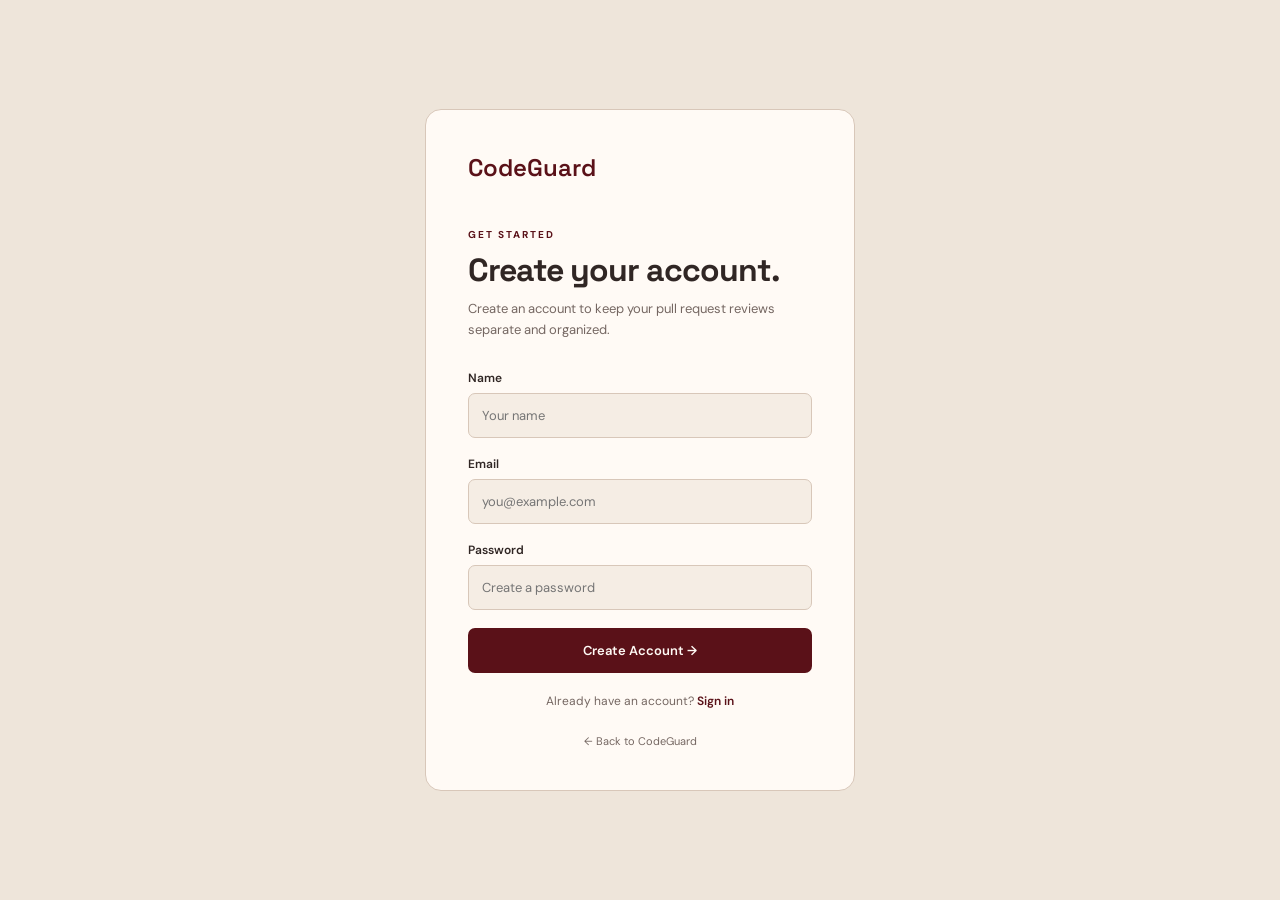
<file: frontend/signup.html>
<!DOCTYPE html>
<html lang="en">
<head>
  <meta charset="UTF-8">
  <meta name="viewport" content="width=device-width, initial-scale=1.0">

  <title>CodeGuard — Create Account</title>

  <link rel="preconnect" href="https://fonts.googleapis.com">
  <link rel="preconnect" href="https://fonts.gstatic.com" crossorigin>

  <link
    href="https://fonts.googleapis.com/css2?family=DM+Sans:wght@400;500;600;700&family=Space+Grotesk:wght@400;500;600;700&display=swap"
    rel="stylesheet"
  >

  <style>
    :root {
      --cream: #eee5da;
      --burgundy: #5a1118;
      --burgundy-light: #731c25;
      --charcoal: #302624;
      --muted: #756762;
      --white: #fffaf5;
      --border: #d8c7b9;
    }

    * {
      box-sizing: border-box;
      margin: 0;
      padding: 0;
    }

    body {
      min-height: 100vh;
      display: flex;
      align-items: center;
      justify-content: center;
      background: var(--cream);
      color: var(--charcoal);
      font-family: "DM Sans", sans-serif;
    }

    .signup-card {
      width: min(430px, calc(100% - 40px));
      padding: 42px;
      border: 1px solid var(--border);
      border-radius: 16px;
      background: var(--white);
    }

    .brand {
      color: var(--burgundy);
      font-family: "Space Grotesk", sans-serif;
      font-size: 24px;
      font-weight: 600;
    }

    .eyebrow {
      margin-top: 45px;
      color: var(--burgundy);
      font-size: 10px;
      font-weight: 700;
      letter-spacing: 2px;
      text-transform: uppercase;
    }

    h1 {
      margin-top: 9px;
      font-family: "Space Grotesk", sans-serif;
      font-size: 32px;
      letter-spacing: -1px;
    }

    .intro {
      margin-top: 9px;
      color: var(--muted);
      font-size: 13px;
      line-height: 1.6;
    }

    form {
      margin-top: 30px;
    }

    label {
      display: block;
      margin-bottom: 7px;
      font-size: 12px;
      font-weight: 600;
    }

    input {
      width: 100%;
      height: 45px;
      margin-bottom: 18px;
      padding: 0 13px;
      border: 1px solid var(--border);
      border-radius: 7px;
      outline: none;
      color: var(--charcoal);
      background: #f5ede4;
      font: 13px "DM Sans", sans-serif;
    }

    input:focus {
      border-color: var(--burgundy);
    }

    button {
      width: 100%;
      height: 45px;
      border: 0;
      border-radius: 7px;
      color: var(--white);
      background: var(--burgundy);
      cursor: pointer;
      font: 600 13px "DM Sans", sans-serif;
    }

    button:hover {
      background: var(--burgundy-light);
    }

    .login {
      margin-top: 20px;
      text-align: center;
      color: var(--muted);
      font-size: 12px;
    }

    .login a {
      color: var(--burgundy);
      font-weight: 600;
      text-decoration: none;
    }

    .back {
      display: block;
      margin-top: 25px;
      color: var(--muted);
      text-align: center;
      font-size: 11px;
      text-decoration: none;
    }
  </style>
</head>

<body>

  <main class="signup-card">

    <div class="brand">
      CodeGuard
    </div>

    <p class="eyebrow">Get started</p>

    <h1>Create your account.</h1>

    <p class="intro">
      Create an account to keep your pull request reviews separate and organized.
    </p>

    <form id="signup-form">

      <label for="name">Name</label>

      <input
        id="name"
        type="text"
        placeholder="Your name"
        required
      >

      <label for="email">Email</label>

      <input
        id="email"
        type="email"
        placeholder="you@example.com"
        required
      >

      <label for="password">Password</label>

      <input
        id="password"
        type="password"
        placeholder="Create a password"
        required
      >

      <button type="submit">
        Create Account →
      </button>

    </form>

    <p class="login">
      Already have an account?
      <a href="login.html">Sign in</a>
    </p>

    <a href="welcome.html" class="back">
      ← Back to CodeGuard
    </a>

  </main>
<script>
  const signupForm = document.querySelector("#signup-form");

  signupForm.addEventListener("submit", async (event) => {
    event.preventDefault();

    const name = document.querySelector("#name").value.trim();
    const email = document.querySelector("#email").value.trim();
    const password = document.querySelector("#password").value;

    try {
      const response = await fetch(
        "http://127.0.0.1:8000/api/signup",
        {
          method: "POST",
          headers: {
            "Content-Type": "application/json"
          },
          body: JSON.stringify({
            name,
            email,
            password
          })
        }
      );

      const data = await response.json();

      if (!response.ok) {
        throw new Error(
          Array.isArray(data.detail)
            ? data.detail.map(item => item.msg).join(", ")
            : data.detail || "Could not create account."
        );
      }

      alert("Account created successfully!");

      window.location.href = "login.html";

    } catch (error) {
      alert(error.message);
    }
  });
</script>

</body>
</html>
</file>
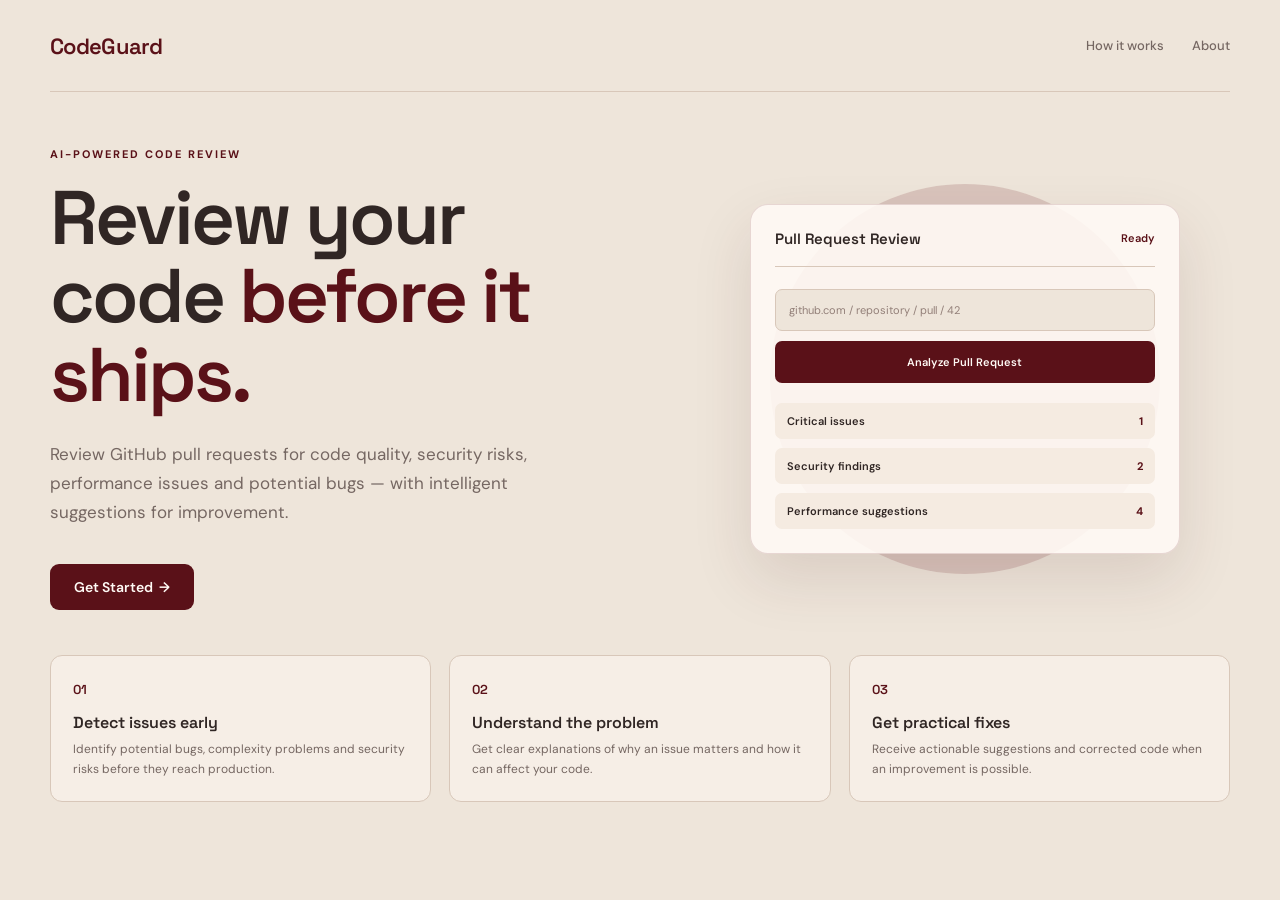
<file: frontend/welcome.html>
<!DOCTYPE html>
<html lang="en">
<head>
  <meta charset="UTF-8">
  <meta name="viewport" content="width=device-width, initial-scale=1.0">

  <title>CodeGuard — AI Code Review</title>

  <link rel="preconnect" href="https://fonts.googleapis.com">
  <link rel="preconnect" href="https://fonts.gstatic.com" crossorigin>

  <link
    href="https://fonts.googleapis.com/css2?family=DM+Sans:wght@400;500;600;700&family=Space+Grotesk:wght@400;500;600;700&display=swap"
    rel="stylesheet"
  >

  <style>
    :root {
      --cream: #eee5da;
      --sand: #dcc7ae;
      --dusty-pink: #c9aaa5;
      --burgundy: #5a1118;
      --burgundy-light: #731c25;
      --charcoal: #302624;
      --muted: #756762;
      --white: #fffaf5;
      --border: #d8c7b9;
    }

    * {
      box-sizing: border-box;
      margin: 0;
      padding: 0;
    }

    body {
      min-width: 320px;
      min-height: 100vh;
      background: var(--cream);
      color: var(--charcoal);
      font-family: "DM Sans", sans-serif;
    }

    .page {
      width: min(1180px, calc(100% - 80px));
      min-height: 100vh;
      margin: 0 auto;
      display: flex;
      flex-direction: column;
    }

    /* ---------- Navigation ---------- */

    .topbar {
      height: 92px;
      display: flex;
      align-items: center;
      justify-content: space-between;
      border-bottom: 1px solid var(--border);
    }

    .brand {
      color: var(--burgundy);
      text-decoration: none;
      font-family: "Space Grotesk", sans-serif;
      font-size: 22px;
      font-weight: 600;
      letter-spacing: -0.7px;
    }

    .nav-right {
      display: flex;
      align-items: center;
      gap: 28px;
    }

    .nav-link {
      color: var(--muted);
      text-decoration: none;
      font-size: 13px;
      font-weight: 500;
    }

    .nav-link:hover {
      color: var(--burgundy);
    }

    /* ---------- Hero ---------- */

    .hero {
  display: grid;
  grid-template-columns: 1fr 0.9fr;
  align-items: center;
  gap: 60px;
  padding: 55px 0 45px;
}

    .eyebrow {
      margin-bottom: 18px;
      color: var(--burgundy);
      font-size: 11px;
      font-weight: 700;
      letter-spacing: 2px;
      text-transform: uppercase;
    }

    h1 {
      max-width: 650px;
      font-family: "Space Grotesk", sans-serif;
      font-size: clamp(48px, 6vw, 76px);
      line-height: 1.03;
      font-weight: 600;
      letter-spacing: -3px;
    }

    h1 span {
      color: var(--burgundy);
    }

    .description {
      max-width: 550px;
      margin-top: 26px;
      color: var(--muted);
      font-size: 17px;
      line-height: 1.7;
    }

    .actions {
      display: flex;
      align-items: center;
      gap: 14px;
      margin-top: 38px;
    }

    .primary-button {
      display: inline-flex;
      align-items: center;
      justify-content: center;
      padding: 14px 24px;
      border-radius: 9px;
      background: var(--burgundy);
      color: var(--white);
      text-decoration: none;
      font-size: 14px;
      font-weight: 600;
      transition: 0.2s ease;
    }

    .primary-button:hover {
      background: var(--burgundy-light);
      transform: translateY(-2px);
    }

    .secondary-button {
      display: inline-flex;
      align-items: center;
      justify-content: center;
      padding: 13px 23px;
      border: 1px solid #c5aaa0;
      border-radius: 9px;
      color: var(--burgundy);
      text-decoration: none;
      font-size: 14px;
      font-weight: 600;
    }

    .secondary-button:hover {
      background: rgba(255, 250, 245, 0.5);
    }

    /* ---------- Product Preview ---------- */

    .preview-area {
      position: relative;
      min-height: 430px;
      display: flex;
      align-items: center;
      justify-content: center;
    }

    .preview-backdrop {
      position: absolute;
      width: 390px;
      height: 390px;
      border-radius: 50%;
      background: var(--dusty-pink);
      opacity: 0.55;
    }

    .preview-card {
      position: relative;
      width: min(430px, 100%);
      padding: 24px;
      border: 1px solid rgba(90, 17, 24, 0.14);
      border-radius: 18px;
      background: rgba(255, 250, 245, 0.88);
      box-shadow: 0 25px 60px rgba(70, 35, 30, 0.12);
    }

    .preview-header {
      display: flex;
      align-items: center;
      justify-content: space-between;
      padding-bottom: 18px;
      border-bottom: 1px solid var(--border);
    }

    .preview-title {
      font-family: "Space Grotesk", sans-serif;
      font-size: 15px;
      font-weight: 600;
    }

    .preview-status {
      color: var(--burgundy);
      font-size: 11px;
      font-weight: 600;
    }

    .preview-input {
      height: 42px;
      margin-top: 22px;
      padding: 0 13px;
      display: flex;
      align-items: center;
      border: 1px solid var(--border);
      border-radius: 7px;
      color: #927f78;
      background: var(--cream);
      font-size: 11px;
    }

    .preview-button {
      height: 42px;
      margin-top: 10px;
      display: flex;
      align-items: center;
      justify-content: center;
      border-radius: 7px;
      background: var(--burgundy);
      color: var(--white);
      font-size: 11px;
      font-weight: 600;
    }

    .preview-results {
      margin-top: 20px;
      display: grid;
      gap: 9px;
    }

    .issue {
      display: flex;
      align-items: center;
      justify-content: space-between;
      padding: 11px 12px;
      border-radius: 7px;
      background: #f5ebe1;
      font-size: 11px;
    }

    .issue-label {
      color: var(--charcoal);
      font-weight: 600;
    }

    .issue-count {
      color: var(--burgundy);
      font-weight: 700;
    }

    /* ---------- Features ---------- */

    .features {
      display: grid;
      grid-template-columns: repeat(3, 1fr);
      gap: 18px;
      padding-bottom: 45px;
    }

    .feature {
      padding: 22px;
      border: 1px solid var(--border);
      border-radius: 12px;
      background: rgba(255, 250, 245, 0.42);
    }

    .feature-number {
      color: var(--burgundy);
      font-family: "Space Grotesk", sans-serif;
      font-size: 13px;
      font-weight: 600;
    }

    .feature h3 {
      margin-top: 13px;
      font-family: "Space Grotesk", sans-serif;
      font-size: 16px;
      font-weight: 600;
    }

    .feature p {
      margin-top: 7px;
      color: var(--muted);
      font-size: 12px;
      line-height: 1.6;
    }

    /* ---------- Responsive ---------- */

    @media (max-width: 850px) {
      .page {
        width: min(100% - 40px, 650px);
      }

      .hero {
        grid-template-columns: 1fr;
        gap: 45px;
        padding-top: 55px;
      }

      .preview-area {
        min-height: 360px;
      }

      .features {
        grid-template-columns: 1fr;
      }
    }

    @media (max-width: 600px) {
      .page {
        width: min(100% - 28px, 520px);
      }

      .topbar {
        height: 75px;
      }

      .nav-link {
        display: none;
      }

      h1 {
        font-size: 48px;
        letter-spacing: -2px;
      }

      .description {
        font-size: 15px;
      }

      .actions {
        flex-direction: column;
        align-items: stretch;
      }

      .preview-card {
        padding: 18px;
      }
    }
  </style>
</head>

<body>

  <div class="page">

    <header class="topbar">
      <a href="welcome.html" class="brand">
        CodeGuard
      </a>

      <nav class="nav-right">
        <a href="how-it-works.html" class="nav-link">How it works</a>
        <a href="about.html" class="nav-link">About</a>
      </nav>
    </header>

    <main class="hero">

      <section class="hero-content">

        <p class="eyebrow">
          AI-powered code review
        </p>

        <h1>
          Review your code
          <span>before it ships.</span>
        </h1>

        <p class="description">
          Review GitHub pull requests for code quality,
          security risks, performance issues and potential bugs —
          with intelligent suggestions for improvement.
        </p>

        <div class="actions">
        <a href="dashboard.html" class="primary-button">
            Get Started&nbsp; →
        </a>
        </div>

      </section>

      <section class="preview-area" aria-label="CodeGuard preview">

        <div class="preview-backdrop"></div>

        <div class="preview-card">

          <div class="preview-header">
            <div class="preview-title">
              Pull Request Review
            </div>

            <div class="preview-status">
              Ready
            </div>
          </div>

          <div class="preview-input">
            github.com / repository / pull / 42
          </div>

          <div class="preview-button">
            Analyze Pull Request
          </div>

          <div class="preview-results">

            <div class="issue">
              <span class="issue-label">
                Critical issues
              </span>

              <span class="issue-count">
                1
              </span>
            </div>

            <div class="issue">
              <span class="issue-label">
                Security findings
              </span>

              <span class="issue-count">
                2
              </span>
            </div>

            <div class="issue">
              <span class="issue-label">
                Performance suggestions
              </span>

              <span class="issue-count">
                4
              </span>
            </div>

          </div>

        </div>

      </section>

    </main>

    <section class="features" id="features">

      <div class="feature">
        <span class="feature-number">01</span>

        <h3>
          Detect issues early
        </h3>

        <p>
          Identify potential bugs, complexity problems
          and security risks before they reach production.
        </p>
      </div>

      <div class="feature">
        <span class="feature-number">02</span>

        <h3>
          Understand the problem
        </h3>

        <p>
          Get clear explanations of why an issue matters
          and how it can affect your code.
        </p>
      </div>

      <div class="feature">
        <span class="feature-number">03</span>

        <h3>
          Get practical fixes
        </h3>

        <p>
          Receive actionable suggestions and corrected
          code when an improvement is possible.
        </p>
      </div>

    </section>

  </div>

</body>
</html>
</file>
<file: frontend/style.css>
@import url('https://fonts.googleapis.com/css2?family=DM+Sans:wght@400;500;600;700&family=Space+Grotesk:wght@400;500;600;700&display=swap');

:root {
  font-family: 'DM Sans', sans-serif;
  color: #e7edf0;
  background: #101820;
  font-synthesis: none;
  text-rendering: optimizeLegibility;
  --muted: #8b9ba3;
  --green: #98e6bc;
}

* { box-sizing: border-box; }

body {
  min-width: 320px;
  min-height: 100vh;
  margin: 0;
  background: radial-gradient(ellipse at 50% 34%, #1b2c32 0%, #101820 57%);
}

.page-shell { width: min(100% - 40px, 640px); margin: 0 auto; }
.topbar { height: 86px; display: flex; align-items: center; justify-content: space-between; border-bottom: 1px solid #26343a; }
.brand { display: inline-flex; align-items: center; gap: 10px; color: #f4f7f7; text-decoration: none; font: 600 16px 'Space Grotesk', sans-serif; letter-spacing: -.4px; }
.brand-mark { display: grid; width: 29px; height: 29px; place-items: center; border-radius: 9px; color: #12201b; background: var(--green); font-size: 17px; font-weight: 700; }
.brand-accent { color: var(--green); }
.day-badge { display: inline-flex; align-items: center; gap: 8px; border: 1px solid #314147; border-radius: 20px; padding: 7px 11px; color: #b4c1c4; font-size: 11px; letter-spacing: .15px; }
.status-dot { width: 6px; height: 6px; border-radius: 50%; background: var(--green); box-shadow: 0 0 8px #98e6bc80; }
.hero { padding: 67px 12px 32px; text-align: center; }
.eyebrow { margin: 0 0 15px; color: var(--green); font-size: 11px; font-weight: 700; letter-spacing: 1.8px; text-transform: uppercase; }
h1 { margin: 0; font: 600 clamp(36px, 7vw, 49px)/1.12 'Space Grotesk', sans-serif; letter-spacing: -2px; }
h1 span { color: var(--green); }
.subtitle { margin: 14px 0 0; color: #c5d0d2; font-size: 15px; }
.intro { max-width: 430px; margin: 11px auto 0; color: var(--muted); font-size: 13px; line-height: 1.65; }
.review-card { border: 1px solid #2c3b41; border-radius: 15px; padding: 26px; background: linear-gradient(145deg, #1a272d, #172329); box-shadow: 0 24px 70px #00000024; }
.card-heading { display: flex; align-items: center; gap: 13px; margin-bottom: 23px; }
.heading-icon { display: grid; width: 39px; height: 39px; place-items: center; border: 1px solid #3a5149; border-radius: 11px; color: var(--green); background: #20322e; font-size: 20px; }
h2 { margin: 0 0 4px; font: 600 16px 'Space Grotesk', sans-serif; }
.card-heading p { margin: 0; color: var(--muted); font-size: 12px; }
form { display: grid; }
label { margin: 0 0 8px; color: #d5dfe0; font-size: 12px; font-weight: 600; }
.input-wrap { display: flex; align-items: center; height: 46px; margin-bottom: 18px; border: 1px solid #39494f; border-radius: 8px; background: #121d22; transition: border-color .18s, box-shadow .18s; }
.input-wrap:focus-within { border-color: #83cda6; box-shadow: 0 0 0 3px #98e6bc17; }
.input-prefix { padding-left: 13px; color: #7f9993; font-size: 15px; }
.input-prefix.hash { font-size: 17px; }
input { width: 100%; height: 100%; border: 0; outline: 0; padding: 0 12px; color: #edf4f3; background: transparent; font: 13px 'DM Sans', sans-serif; }
input::placeholder { color: #64747b; }
input::-webkit-inner-spin-button, input::-webkit-outer-spin-button { opacity: .45; }
button { display: flex; align-items: center; justify-content: center; gap: 10px; height: 45px; margin-top: 2px; border: 0; border-radius: 8px; color: #13221b; background: var(--green); cursor: pointer; font: 700 13px 'DM Sans', sans-serif; transition: background .18s, transform .18s; }
button:hover { background: #b0f1cb; transform: translateY(-1px); }
button:focus-visible { outline: 3px solid #e6fff0; outline-offset: 3px; }
button:disabled { cursor: wait; opacity: .75; transform: none; }
.button-arrow { font-size: 17px; line-height: 1; }
.result { display: flex; align-items: flex-start; gap: 10px; margin-top: 19px; border: 1px solid #2d3c42; border-radius: 8px; padding: 12px; color: #9aabb0; background: #152126; font-size: 12px; line-height: 1.6; }
.result p { margin: 0; white-space: pre-wrap; overflow-wrap: anywhere; }
.result-mark { display: grid; flex: 0 0 17px; width: 17px; height: 17px; place-items: center; margin-top: 1px; border: 1px solid #60757a; border-radius: 50%; color: #a2b4b7; font: 600 11px Georgia, serif; }
.result.success { border-color: #365847; color: #b5d9c3; background: #1a2b25; }
.result.success .result-mark { border-color: #79bc96; color: var(--green); }
.result.error { border-color: #684044; color: #e8b5b5; background: #2a2024; }
.result.error .result-mark { border-color: #cb8282; color: #f0a8a8; }
.result.loading { color: #c4d2d1; }
footer { display: flex; align-items: center; justify-content: center; gap: 11px; padding: 29px 0 34px; color: #68777d; font-size: 10px; letter-spacing: .3px; }
.footer-line { width: 28px; height: 1px; background: #344248; }

@media (max-width: 480px) {
  .page-shell { width: min(100% - 28px, 640px); }
  .topbar { height: 72px; }
  .day-badge { padding: 6px 8px; font-size: 10px; }
  .hero { padding: 53px 4px 27px; }
  .subtitle { font-size: 13px; }
  .review-card { padding: 21px 17px; }
  .card-heading p { font-size: 11px; }
}
.ai-review {
  margin-top: 12px;
}

.ai-review pre {
  white-space: pre-wrap;
  overflow-wrap: anywhere;
  word-break: break-word;
  overflow-x: auto;
  max-width: 100%;
  box-sizing: border-box;
}
.ai-issue {
  margin-top: 16px;
  padding: 14px;
  border: 1px solid #3a554a;
  border-radius: 8px;
  background: #14231f;
}

.ai-issue h5 {
  margin: 8px 0;
}

.ai-issue p {
  line-height: 1.5;
}

.ai-issue pre {
  margin-top: 8px;
  padding: 12px;
  white-space: pre-wrap;
  overflow-wrap: anywhere;
  background: #0f1917;
  border-radius: 6px;
}
.history-card {
  margin-top: 24px;
}

.history-item {
  padding: 16px;
  margin-top: 12px;
  border: 1px solid #3a554a;
  border-radius: 8px;
  background: #14231f;
}

.history-item h3 {
  margin: 8px 0;
}

.history-item p {
  margin: 6px 0;
  line-height: 1.4;
}

.history-item strong {
  font-size: 14px;
}
</file>
